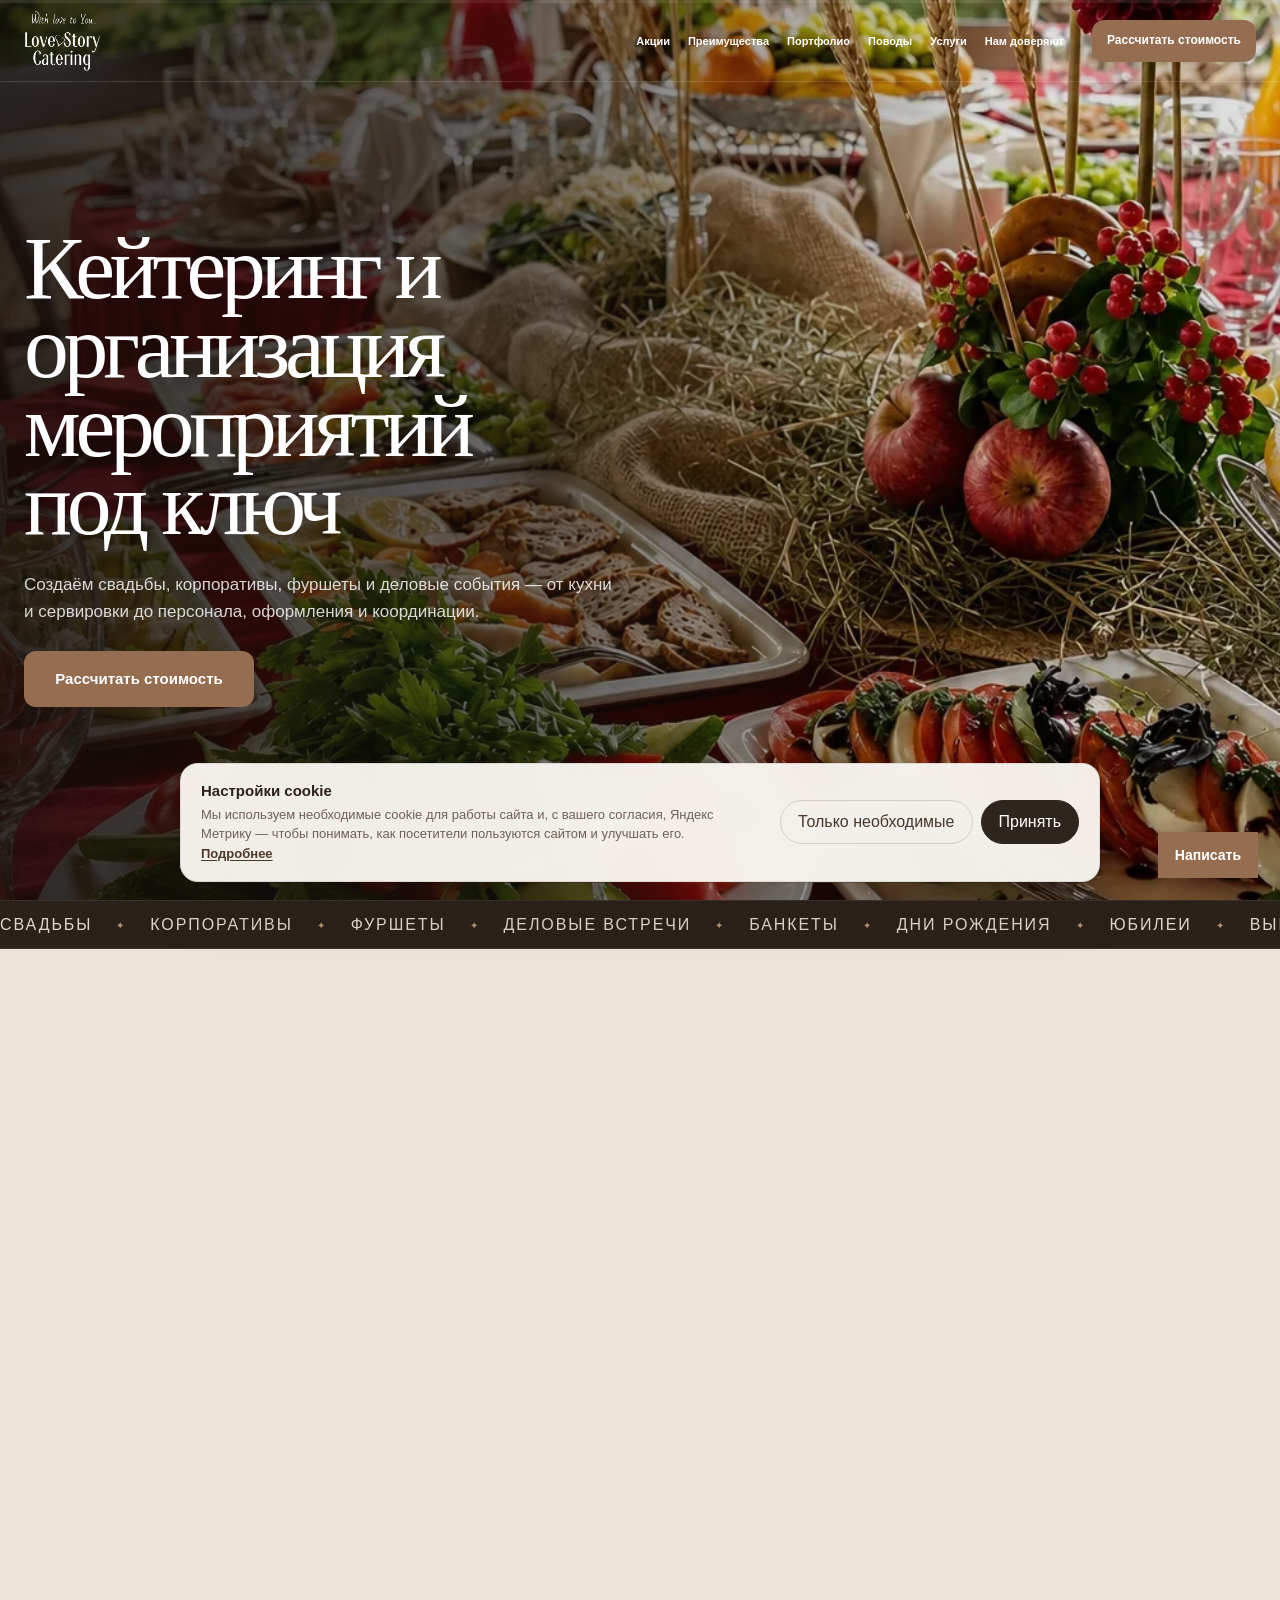
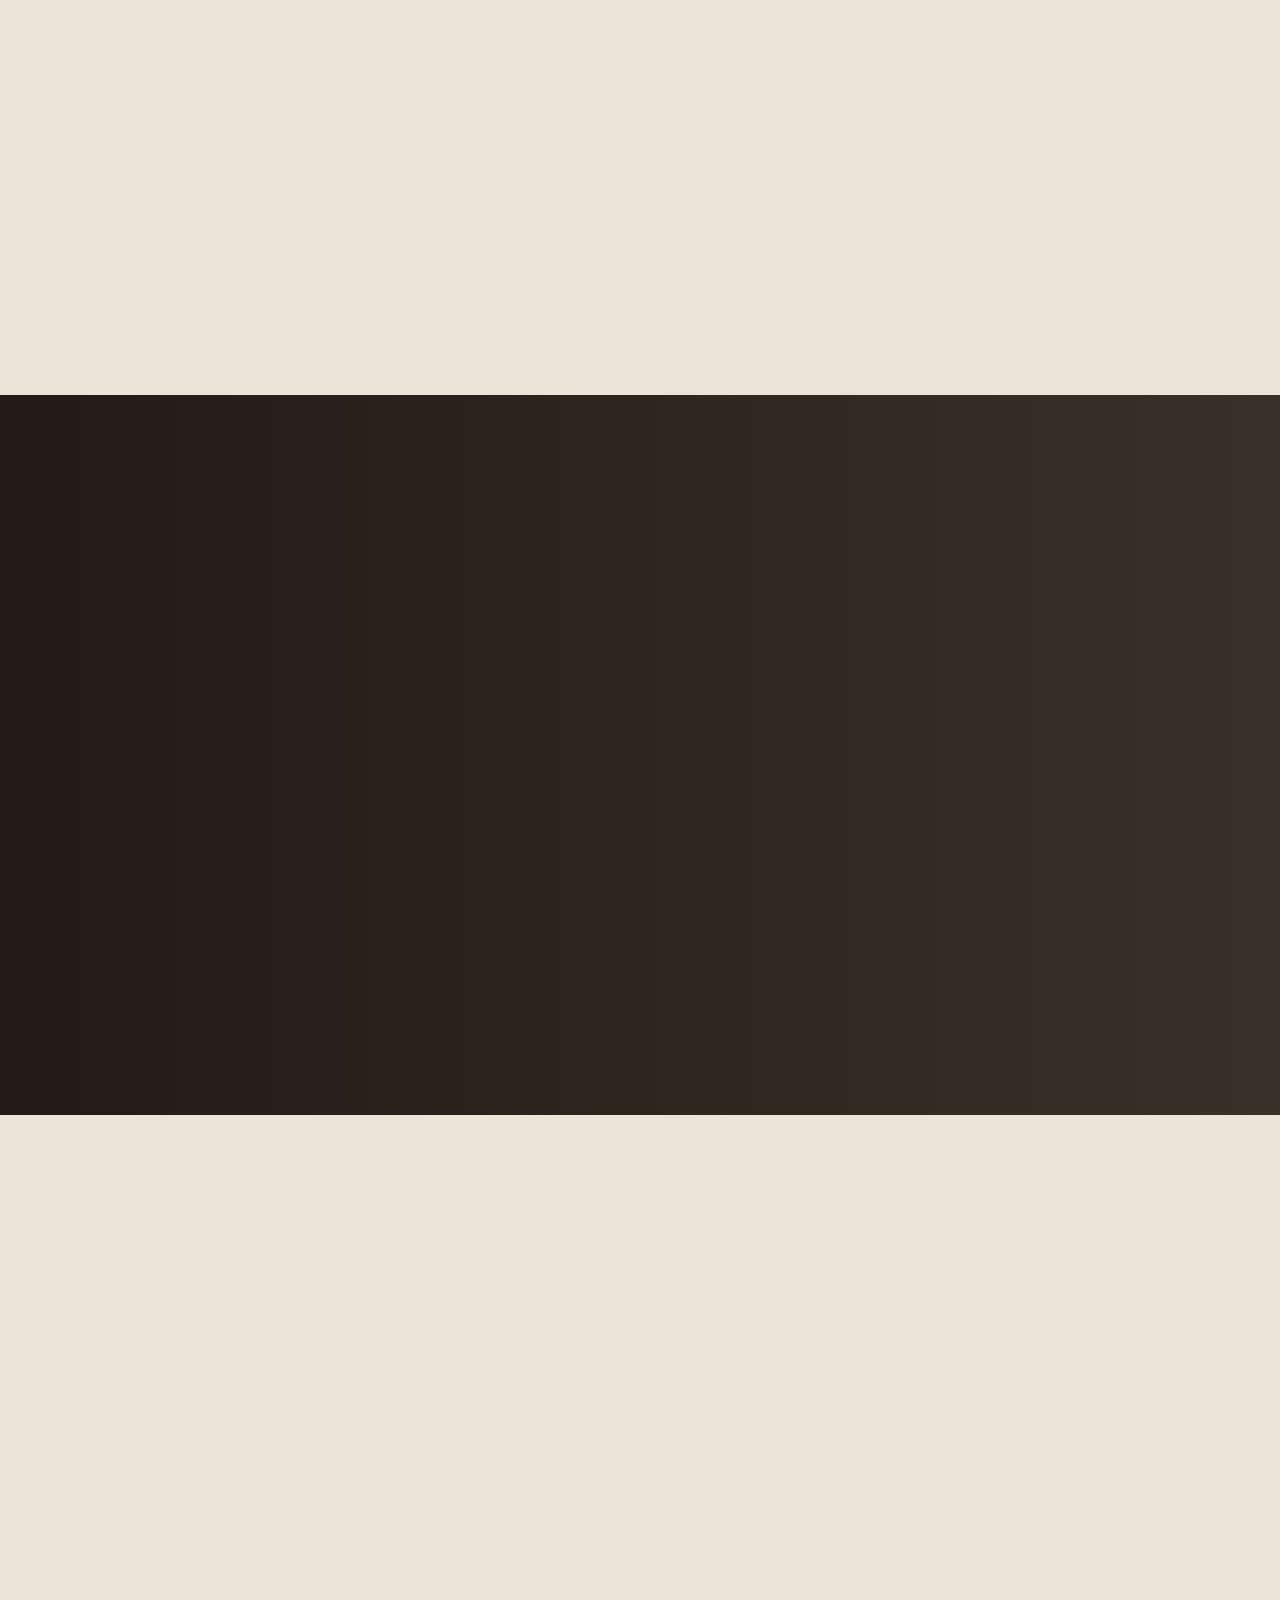
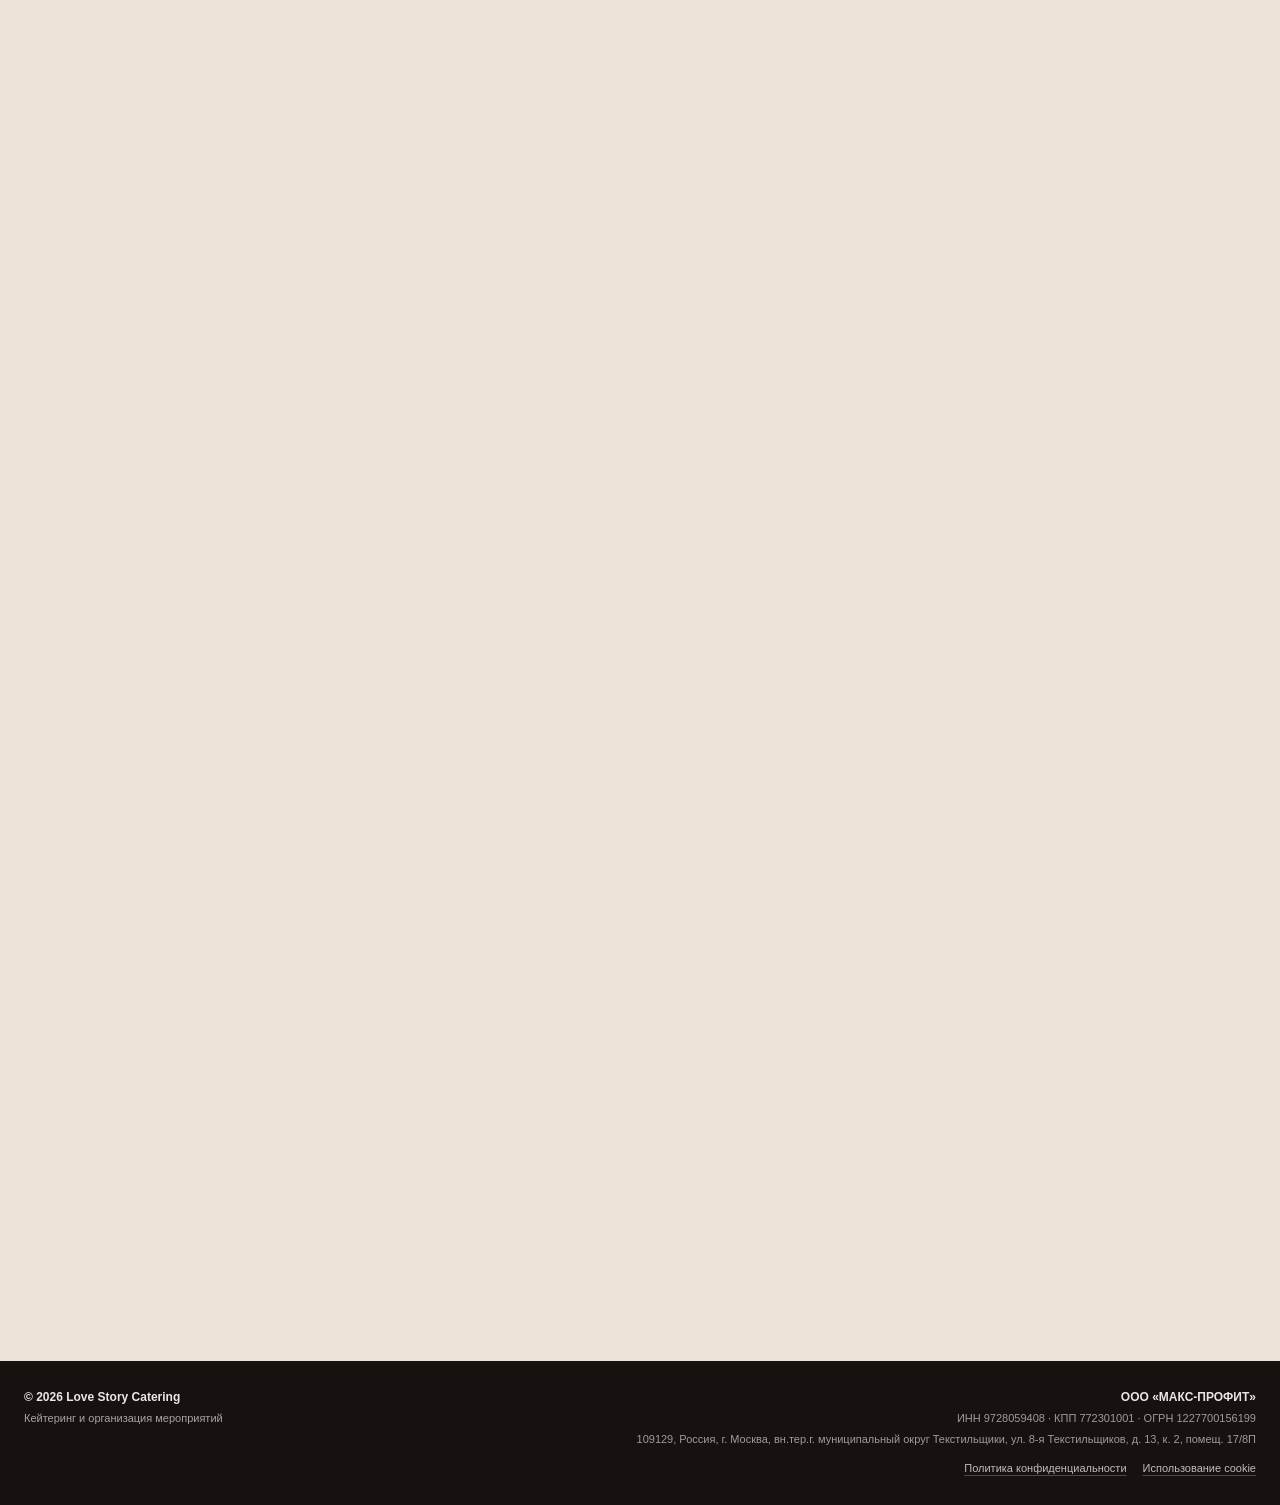
<file: index.html>
<!DOCTYPE html>

<html lang="ru">
<head>
<meta charset="utf-8"/>
<meta content="width=device-width, initial-scale=1, viewport-fit=cover" name="viewport"/>
<title>Love Story Catering — кейтеринг и организация мероприятий под ключ</title>
<meta content="Кейтеринг и организация мероприятий под ключ: меню, доставка, сервировка, персонал, оборудование и координация для свадеб, корпоративов, фуршетов и деловых событий." name="description"/>
<link href="https://lscate.ru/" rel="canonical"/>
<meta content="#201b18" name="theme-color"/>
<meta content="index,follow,max-image-preview:large" name="robots"/>
<meta content="ru_RU" property="og:locale"/>
<meta content="summary_large_image" name="twitter:card"/>
<meta content="Love Story Catering — кейтеринг и мероприятия под ключ" name="twitter:title"/>
<meta content="Свадьбы, корпоративы, фуршеты и деловые события — кухня, сервировка, персонал и координация." name="twitter:description"/>
<meta content="https://lscate.ru/assets/images/og-lscate.jpg" name="twitter:image"/>
<link href="//mc.yandex.ru" rel="dns-prefetch"/>
<link href="/favicon.ico?v=64" rel="icon" sizes="any"/>
<link href="/favicon-32.png?v=64" rel="icon" sizes="32x32" type="image/png"/>
<link href="/apple-touch-icon.png?v=64" rel="apple-touch-icon" sizes="180x180"/>
<link href="/site.webmanifest?v=64" rel="manifest"/>
<meta content="website" property="og:type"/>
<meta content="Love Story Catering — кейтеринг и мероприятия под ключ" property="og:title"/>
<meta content="Свадьбы, корпоративы, фуршеты и деловые события — кухня, сервировка, персонал и координация." property="og:description"/>
<meta content="https://lscate.ru/" property="og:url"/>
<meta content="https://lscate.ru/assets/images/og-lscate.jpg" property="og:image"/>
<meta content="1200" property="og:image:width"/>
<meta content="630" property="og:image:height"/>
<meta content="image/jpeg" property="og:image:type"/>
<meta content="Love Story Catering — кейтеринг и организация мероприятий" property="og:image:alt"/>
<link as="image" fetchpriority="high" href="assets/images/hero-01-430.webp" media="(max-width: 699px)" rel="preload" type="image/webp"/>
<link as="image" fetchpriority="high" href="assets/images/hero-01-768.webp" media="(min-width: 700px) and (max-width: 1023px)" rel="preload" type="image/webp"/>
<link as="image" fetchpriority="high" href="assets/images/hero-01-1024.webp" media="(min-width: 1024px)" rel="preload" type="image/webp"/>
<link href="css/style.css" rel="stylesheet"/>
<!-- Yandex Metrika is loaded only after analytics cookie consent -->
<script>
  window.LSCATE_COOKIE_CONSENT_KEY = 'lscate_cookie_consent_v1';
  window.loadLscateAnalytics = function () {
    if (window.__lscateAnalyticsLoaded) return;
    window.__lscateAnalyticsLoaded = true;
    (function(m,e,t,r,i,k,a){
      m[i]=m[i]||function(){(m[i].a=m[i].a||[]).push(arguments)};
      m[i].l=1*new Date();
      k=e.createElement(t),a=e.getElementsByTagName(t)[0],k.async=1,k.src=r,a.parentNode.insertBefore(k,a);
    })(window,document,'script','https://mc.yandex.ru/metrika/tag.js?id=111456931','ym');
    window.ym(111456931,'init',{ssr:true,webvisor:true,clickmap:true,ecommerce:'dataLayer',referrer:document.referrer,url:location.href,accurateTrackBounce:true,trackLinks:true});
  };
  try {
    if (localStorage.getItem(window.LSCATE_COOKIE_CONSENT_KEY) === 'accepted') {
      window.loadLscateAnalytics();
    }
  } catch (e) {}
</script>

<script type="application/ld+json">{"@context":"https://schema.org","@graph":[{"@type":"Organization","@id":"https://lscate.ru/#organization","name":"Love Story Catering","legalName":"ООО «МАКС-ПРОФИТ»","url":"https://lscate.ru/","logo":"https://lscate.ru/assets/images/brand-logo.png","email":"info@lscate.ru","telephone":["+7 495 118-03-03","+7 926 206-27-99"],"sameAs":["https://yandex.ru/maps/org/love_story_catering/238090767706/"]},{"@type":["LocalBusiness","Caterer"],"@id":"https://lscate.ru/#caterer","name":"Love Story Catering","url":"https://lscate.ru/","image":"https://lscate.ru/assets/images/og-lscate.jpg","email":"info@lscate.ru","telephone":"+7 495 118-03-03","parentOrganization":{"@id":"https://lscate.ru/#organization"},"address":{"@type":"PostalAddress","streetAddress":"ул. 8-я Текстильщиков, д. 13, к. 2, помещ. 17/8П","addressLocality":"Москва","postalCode":"109129","addressCountry":"RU"},"areaServed":[{"@type":"City","name":"Москва"},{"@type":"AdministrativeArea","name":"Московская область"}],"review":[{"@type":"Review","author":{"@type":"Person","name":"Олег Марковин"},"reviewBody":"Огромная благодарность Вячеславу и Дарье за предоставление площадки и команды по кейтерингу. Играли свадьбу 26.06.2026. Всё было на высшем уровне — от организации до человеческого отношения. Команде по кейтерингу отдельное спасибо за вкусный фуршет и банкет. Будем рекомендовать вас!","reviewRating":{"@type":"Rating","ratingValue":"5","bestRating":"5"}},{"@type":"Review","author":{"@type":"Person","name":"Сагида Яркаева"},"reviewBody":"Выбрали вас по рекомендации и не пожалели! Организация на 5+, официанты работают без суеты, еда на высоте.","reviewRating":{"@type":"Rating","ratingValue":"5","bestRating":"5"}},{"@type":"Review","author":{"@type":"Person","name":"Ярослав Яковлев"},"reviewBody":"Гендер-пати прошла идеально благодаря вам! Десерты в цветовой гамме праздника — это было очень мило. Всё привезли вовремя, оформили красиво.","reviewRating":{"@type":"Rating","ratingValue":"5","bestRating":"5"}}]},{"@type":"WebSite","@id":"https://lscate.ru/#website","url":"https://lscate.ru/","name":"Love Story Catering","publisher":{"@id":"https://lscate.ru/#organization"},"inLanguage":"ru-RU"},{"@type":"Service","@id":"https://lscate.ru/#service","name":"Кейтеринг и организация мероприятий под ключ","provider":{"@id":"https://lscate.ru/#caterer"},"areaServed":"Россия","offers":{"@type":"Offer","url":"https://lscate.ru/#request","availability":"https://schema.org/InStock","description":"Предварительный расчёт кейтеринга и организации мероприятия по заявке."},"hasOfferCatalog":{"@type":"OfferCatalog","name":"Форматы мероприятий","itemListElement":[{"@type":"Offer","itemOffered":{"@type":"Service","name":"Кейтеринг на свадьбу"}},{"@type":"Offer","itemOffered":{"@type":"Service","name":"Кейтеринг на корпоратив"}},{"@type":"Offer","itemOffered":{"@type":"Service","name":"Фуршет"}},{"@type":"Offer","itemOffered":{"@type":"Service","name":"Кейтеринг для деловой встречи"}},{"@type":"Offer","itemOffered":{"@type":"Service","name":"Выездной банкет"}}]}}]}</script></head>
<body>
<div aria-hidden="true" class="ls-scroll-progress"><span></span></div>
<noscript><div><img alt="" src="https://mc.yandex.ru/watch/111456931" style="position:absolute;left:-9999px"/></div></noscript>
<div id="ls-catering-site">
<div aria-hidden="true" class="ls-progress" id="lsProgress"></div>
<header class="ls-header" id="lsHeader">
<div class="ls-wrap ls-header-in">
<a aria-label="Love Story Catering — на главную" class="ls-logo" href="#lsTop">
<img alt="Love Story Catering" height="144" src="assets/images/brand-logo.webp" width="172"/>
</a>
<nav aria-label="Основная навигация" class="ls-nav" id="lsNav">
<a href="#offers">Акции</a>
<a href="#advantages">Преимущества</a>
<a href="#portfolio">Портфолио</a>
<a href="#occasions">Поводы</a>
<a href="#services">Услуги</a>
<a href="#trust">Нам доверяют</a>

<div class="ls-nav-mobile-actions">
<a class="ls-nav-action js-goal-phone" href="tel:+74951180303">8 (495) 118-03-03</a>
<a class="ls-nav-action js-goal-whatsapp" href="https://wa.me/79262062799" rel="noopener" target="_blank">WhatsApp</a>
</div>
</nav>
<div class="ls-head-right">
<button class="ls-btn ls-header-cta js-open-form" type="button">Рассчитать стоимость</button>
<button aria-controls="lsNav" aria-expanded="false" aria-label="Открыть меню" class="ls-menu" id="lsMenu" type="button">
<span></span><span></span><span></span>
</button>
</div>
</div>
</header>
<main>
<section aria-labelledby="hero-title" class="ls-hero" id="lsTop">
<div aria-hidden="true" class="ls-hero-bg one active"></div>
<div aria-hidden="true" class="ls-hero-bg two"></div>
<div aria-hidden="true" class="ls-hero-overlay"></div>
<div class="ls-wrap">
<div class="ls-hero-copy">
<h1 id="hero-title">Кейтеринг и организация мероприятий под ключ</h1>
<p>Создаём свадьбы, корпоративы, фуршеты и деловые события — от кухни и сервировки до персонала, оформления и координации.</p>
<button class="ls-btn ls-hero-cta js-open-form" type="button">Рассчитать стоимость</button>
</div>
</div>
<div aria-label="Слайды главного экрана" class="ls-hero-dots">
<button aria-label="Первое фото" class="ls-hero-dot active" type="button"></button>
<button aria-label="Второе фото" class="ls-hero-dot" type="button"></button>
</div>
</section>
<div aria-hidden="true" class="ls-format-ribbon">
<div class="ls-format-track">
<span>Свадьбы</span><i>✦</i><span>Корпоративы</span><i>✦</i><span>Фуршеты</span><i>✦</i><span>Деловые встречи</span><i>✦</i><span>Банкеты</span><i>✦</i><span>Дни рождения</span><i>✦</i><span>Юбилеи</span><i>✦</i><span>Выпускные</span><i>✦</i><span>Презентации</span><i>✦</i><span>Кофе-брейки</span><i>✦</i>
<span>Свадьбы</span><i>✦</i><span>Корпоративы</span><i>✦</i><span>Фуршеты</span><i>✦</i><span>Деловые встречи</span><i>✦</i><span>Банкеты</span><i>✦</i><span>Дни рождения</span><i>✦</i><span>Юбилеи</span><i>✦</i><span>Выпускные</span><i>✦</i><span>Презентации</span><i>✦</i><span>Кофе-брейки</span><i>✦</i>
</div>
</div>
<section class="ls-section ls-offers" id="offers">
<div class="ls-wrap">
<div class="ls-offer-head reveal">
<div>
<div class="ls-kicker">Специальные предложения</div>
<h2 class="ls-h2">Забронируйте специальные предложения</h2>
</div>
<p class="ls-copy">Выберите предложение и оставьте заявку — мы уточним формат мероприятия и условия бронирования.</p>
</div>
<div class="ls-offers-grid">
<article class="ls-offer reveal">
<img alt="Слайсы гребешка с клубникой Love Story Catering" class="ls-progressive-img" decoding="async" fetchpriority="low" height="1153" loading="lazy" sizes="(max-width: 767px) 100vw, 34vw" src="assets/images/offer-scallops-768.webp" srcset="assets/images/offer-scallops-430.webp 430w, assets/images/offer-scallops-768.webp 768w, assets/images/offer-scallops-866.webp 866w" width="768"/>
<div class="ls-offer-content">
<h3>Слайсы нежнейшего гребешка и спелой клубники</h3>
<div class="ls-price"><span class="ls-old">410 ₽</span><span class="ls-new">99 ₽</span></div>
<button class="ls-btn light js-open-form js-goal-promo" type="button">Оставить заявку</button>
</div>
</article>
<article class="ls-offer reveal" data-delay="1">
<img alt="Банкетное меню Love Story Catering" class="ls-progressive-img" decoding="async" fetchpriority="low" height="575" loading="lazy" sizes="(max-width: 767px) 100vw, 34vw" src="assets/images/offer-banquet-768.webp" srcset="assets/images/offer-banquet-430.webp 430w, assets/images/offer-banquet-768.webp 768w, assets/images/offer-banquet-1280.webp 1280w" width="768"/>
<div class="ls-offer-content">
<h3>Специальное предложение на любое банкетное меню</h3>
<p class="ls-offer-note">Условия акции уточним при расчёте мероприятия.</p>
<button class="ls-btn light js-open-form js-goal-promo" type="button">Оставить заявку</button>
</div>
</article>
<article class="ls-offer reveal" data-delay="2">
<img alt="Брускетта с ростбифом и печёным перцем" class="ls-progressive-img" decoding="async" fetchpriority="low" height="1152" loading="lazy" sizes="(max-width: 767px) 100vw, 34vw" src="assets/images/offer-bruschetta-768.webp" srcset="assets/images/offer-bruschetta-430.webp 430w, assets/images/offer-bruschetta-768.webp 768w, assets/images/offer-bruschetta-853.webp 853w" width="768"/>
<div class="ls-offer-content">
<h3>Брускетта с ростбифом и печёным перцем</h3>
<div class="ls-price"><span class="ls-old">310 ₽</span><span class="ls-new">89 ₽</span></div>
<button class="ls-btn light js-open-form js-goal-promo" type="button">Оставить заявку</button>
</div>
</article>
</div>
</div>
</section>
<section class="ls-section ls-tasting" data-bg="assets/images/portfolio-02-1086.webp" id="tasting">
<div class="ls-wrap">
<div class="ls-tasting-card ls-tasting-slide">
<div class="ls-kicker">До мероприятия</div>
<h2 class="ls-h2">Бесплатная дегустация</h2>
<p class="ls-copy">Попробуйте наши блюда до мероприятия. Мы подберём подходящее меню и проведём дегустацию бесплатно, чтобы вы заранее были уверены в своём выборе.</p>
<button class="ls-btn light js-open-form js-goal-tasting" type="button">Записаться на дегустацию</button>
</div>
</div>
</section>
<section aria-labelledby="storyline-title" class="ls-section ls-storyline" id="storyline">
<div class="ls-wrap">
<div class="ls-storyline-head reveal">
<div class="ls-kicker">От идеи до события</div>
<h2 class="ls-h2" id="storyline-title">Как рождается ваше мероприятие</h2>
<p class="ls-copy">Мы превращаем идею в цельную историю — спокойно, точно и с вниманием к деталям.</p>
</div>
<div class="ls-storyline-scene">
<svg aria-hidden="true" class="ls-storyline-path" preserveaspectratio="none" viewbox="0 0 1200 360">
<path class="ls-storyline-path-base" d="M30,230 C180,70 330,80 450,190 C570,300 720,310 840,175 C960,40 1080,95 1170,210"></path>
<path class="ls-storyline-path-live" d="M30,230 C180,70 330,80 450,190 C570,300 720,310 840,175 C960,40 1080,95 1170,210" id="lsStoryPath"></path>
</svg>
<article class="ls-story-node ls-story-node--1 reveal">
<div class="ls-story-dot"><span>01</span></div>
<div class="ls-story-card">
<strong>Идея</strong>
<p>Вы рассказываете о событии, гостях и настроении, которое хотите создать.</p>
</div>
</article>
<article class="ls-story-node ls-story-node--2 reveal" data-delay="1">
<div class="ls-story-dot"><span>02</span></div>
<div class="ls-story-card">
<strong>Меню</strong>
<p>Собираем блюда и формат подачи под бюджет, площадку и состав гостей.</p>
</div>
</article>
<article class="ls-story-node ls-story-node--3 reveal" data-delay="2">
<div class="ls-story-dot"><span>03</span></div>
<div class="ls-story-card">
<strong>Подготовка</strong>
<p>Сервировка, персонал, оборудование и тайминг объединяются в один сценарий.</p>
</div>
</article>
<article class="ls-story-node ls-story-node--4 reveal">
<div class="ls-story-dot"><span>04</span></div>
<div class="ls-story-card">
<strong>Событие</strong>
<p>В день мероприятия команда берёт всё на себя — вам остаётся быть с гостями.</p>
</div>
</article>
</div>
</div>
</section>
<section class="ls-section ls-advantages-v8" id="advantages">
<div class="ls-wrap">
<div class="ls-v8-head reveal">
<div>
<div class="ls-kicker">Почему выбирают нас</div>
<h2 class="ls-h2">Наши преимущества</h2>
</div>
<button class="ls-btn js-open-form" type="button">Оставить заявку</button>
</div>
<div class="ls-v8-columns ls-v8-columns-5 ls-v8-photo-columns">
<article class="ls-v8-column ls-v8-photo-card reveal"><img alt="Организация Под Ключ — Love Story Catering" class="ls-v8-bg ls-progressive-img" decoding="async" fetchpriority="low" height="793" loading="lazy" sizes="(max-width: 767px) 100vw, 20vw" src="assets/images/advantage-01-396.webp" srcset="assets/images/advantage-01-396.webp 396w" width="396"/><div class="ls-v8-photo-overlay"></div><div class="ls-v8-photo-content"><h3>ОРГАНИЗАЦИЯ<br/>ПОД КЛЮЧ</h3><p>Меню, доставка, сервировка, персонал и обслуживание — всё берем на себя.</p></div></article>
<article class="ls-v8-column ls-v8-photo-card reveal" data-delay="1"><img alt="Точно Ко Времени — Love Story Catering" class="ls-v8-bg ls-progressive-img" decoding="async" fetchpriority="low" height="793" loading="lazy" sizes="(max-width: 767px) 100vw, 20vw" src="assets/images/advantage-02-396.webp" srcset="assets/images/advantage-02-396.webp 396w" width="396"/><div class="ls-v8-photo-overlay"></div><div class="ls-v8-photo-content"><h3>ТОЧНО<br/>КО ВРЕМЕНИ</h3><p>Привозим и готовим площадку к согласованному времени, без задержек.</p></div></article>
<article class="ls-v8-column ls-v8-photo-card reveal" data-delay="2"><img alt="Свежие Продукты — Love Story Catering" class="ls-v8-bg ls-progressive-img" decoding="async" fetchpriority="low" height="793" loading="lazy" sizes="(max-width: 767px) 100vw, 20vw" src="assets/images/advantage-03-396.webp" srcset="assets/images/advantage-03-396.webp 396w" width="396"/><div class="ls-v8-photo-overlay"></div><div class="ls-v8-photo-content"><h3>СВЕЖИЕ<br/>ПРОДУКТЫ</h3><p>Готовим специально к мероприятию и контролируем качество каждого блюда.</p></div></article>
<article class="ls-v8-column ls-v8-photo-card reveal"><img alt="Меню Под Ваш Бюджет — Love Story Catering" class="ls-v8-bg ls-progressive-img" decoding="async" fetchpriority="low" height="793" loading="lazy" sizes="(max-width: 767px) 100vw, 20vw" src="assets/images/advantage-04-396.webp" srcset="assets/images/advantage-04-396.webp 396w" width="396"/><div class="ls-v8-photo-overlay"></div><div class="ls-v8-photo-content"><h3>МЕНЮ ПОД<br/>ВАШ БЮДЖЕТ</h3><p>Подбираем оптимальный формат и блюда без лишних расходов и скрытых доплат.</p></div></article>
<article class="ls-v8-column ls-v8-photo-card reveal" data-delay="1"><img alt="Опытная Команда — Love Story Catering" class="ls-v8-bg ls-progressive-img" decoding="async" fetchpriority="low" height="793" loading="lazy" sizes="(max-width: 767px) 100vw, 20vw" src="assets/images/advantage-05-399.webp" srcset="assets/images/advantage-05-399.webp 399w" width="399"/><div class="ls-v8-photo-overlay"></div><div class="ls-v8-photo-content"><h3>ОПЫТНАЯ<br/>КОМАНДА</h3><p>Организуем свадьбы, корпоративы, фуршеты и деловые встречи без накладок.</p></div></article>
</div>
</div>
</section>
<section class="ls-section ls-portfolio" id="portfolio">
<div class="ls-wrap">
<div class="ls-kicker">Наши работы</div>
<h2 class="ls-h2">Портфолио</h2>
<div class="ls-gallery ls-gallery-new" id="portfolioGallery">
<button class="ls-gallery-item ls-gallery-feature" data-lightbox="assets/images/portfolio-new-01-1280.webp" type="button"><img alt="Фуршет Love Story Catering" class="ls-progressive-img" decoding="async" fetchpriority="low" height="322" loading="lazy" sizes="(max-width: 699px) 100vw, 50vw" src="assets/images/portfolio-new-01-430.webp" srcset="assets/images/portfolio-new-01-430.webp 430w, assets/images/portfolio-new-01-768.webp 768w, assets/images/portfolio-new-01-1280.webp 1280w" width="430"/></button>
<button class="ls-gallery-item" data-lightbox="assets/images/portfolio-new-19-1200.webp" type="button"><img alt="Гости наслаждаются кейтерингом Love Story Catering" class="ls-progressive-img" decoding="async" fetchpriority="low" height="645" loading="lazy" sizes="(max-width: 699px) 100vw, 50vw" src="assets/images/portfolio-new-19-430.webp" srcset="assets/images/portfolio-new-19-430.webp 430w, assets/images/portfolio-new-19-768.webp 768w, assets/images/portfolio-new-19-1200.webp 1200w" width="430"/></button>
<button class="ls-gallery-item" data-lightbox="assets/images/portfolio-new-02-1248.webp" type="button"><img alt="Выездной банкет Love Story Catering" class="ls-progressive-img" decoding="async" fetchpriority="low" height="287" loading="lazy" sizes="(max-width: 699px) 100vw, 50vw" src="assets/images/portfolio-new-02-430.webp" srcset="assets/images/portfolio-new-02-430.webp 430w, assets/images/portfolio-new-02-768.webp 768w, assets/images/portfolio-new-02-1248.webp 1248w" width="430"/></button>
<button class="ls-gallery-item" data-lightbox="assets/images/portfolio-new-03-1280.webp" type="button"><img alt="Закуски на выездном мероприятии" class="ls-progressive-img" decoding="async" fetchpriority="low" height="322" loading="lazy" sizes="(max-width: 699px) 100vw, 50vw" src="assets/images/portfolio-new-03-430.webp" srcset="assets/images/portfolio-new-03-430.webp 430w, assets/images/portfolio-new-03-768.webp 768w, assets/images/portfolio-new-03-1280.webp 1280w" width="430"/></button>
<button class="ls-gallery-item" data-lightbox="assets/images/portfolio-new-04-960.webp" type="button"><img alt="Организация свадьбы в Москве" class="ls-progressive-img" decoding="async" fetchpriority="low" height="573" loading="lazy" sizes="(max-width: 699px) 100vw, 50vw" src="assets/images/portfolio-new-04-430.webp" srcset="assets/images/portfolio-new-04-430.webp 430w, assets/images/portfolio-new-04-768.webp 768w, assets/images/portfolio-new-04-960.webp 960w" width="430"/></button>
<button class="ls-gallery-item" data-lightbox="assets/images/portfolio-new-05-1280.webp" type="button"><img alt="Банкетная подача Love Story Catering" class="ls-progressive-img" decoding="async" fetchpriority="low" height="322" loading="lazy" sizes="(max-width: 699px) 100vw, 50vw" src="assets/images/portfolio-new-05-430.webp" srcset="assets/images/portfolio-new-05-430.webp 430w, assets/images/portfolio-new-05-768.webp 768w, assets/images/portfolio-new-05-1280.webp 1280w" width="430"/></button>
<button class="ls-gallery-item ls-gallery-accent" data-lightbox="assets/images/portfolio-new-06-1280.webp" type="button"><img alt="Бар на мероприятии Love Story Catering" class="ls-progressive-img" decoding="async" fetchpriority="low" height="322" loading="lazy" sizes="(max-width: 699px) 100vw, 50vw" src="assets/images/portfolio-new-06-430.webp" srcset="assets/images/portfolio-new-06-430.webp 430w, assets/images/portfolio-new-06-768.webp 768w, assets/images/portfolio-new-06-1280.webp 1280w" width="430"/></button>
<button class="ls-gallery-item" data-lightbox="assets/images/portfolio-new-08-960.webp" type="button"><img alt="Сервировка банкетного стола" class="ls-progressive-img" decoding="async" fetchpriority="low" height="573" loading="lazy" sizes="(max-width: 699px) 100vw, 50vw" src="assets/images/portfolio-new-08-430.webp" srcset="assets/images/portfolio-new-08-430.webp 430w, assets/images/portfolio-new-08-768.webp 768w, assets/images/portfolio-new-08-960.webp 960w" width="430"/></button>
<button class="ls-gallery-item" data-lightbox="assets/images/portfolio-new-09-959.webp" type="button"><img alt="Фуршетная линия Love Story Catering" class="ls-progressive-img" decoding="async" fetchpriority="low" height="574" loading="lazy" sizes="(max-width: 699px) 100vw, 50vw" src="assets/images/portfolio-new-09-430.webp" srcset="assets/images/portfolio-new-09-430.webp 430w, assets/images/portfolio-new-09-768.webp 768w, assets/images/portfolio-new-09-959.webp 959w" width="430"/></button>
<button class="ls-gallery-item" data-lightbox="assets/images/portfolio-new-10-677.webp" type="button"><img alt="Кейтеринг и приготовление блюд" class="ls-progressive-img" decoding="async" fetchpriority="low" height="704" loading="lazy" sizes="(max-width: 699px) 100vw, 50vw" src="assets/images/portfolio-new-10-430.webp" srcset="assets/images/portfolio-new-10-430.webp 430w, assets/images/portfolio-new-10-677.webp 677w" width="430"/></button>
<button class="ls-gallery-item" data-lightbox="assets/images/portfolio-new-12-1280.webp" type="button"><img alt="Пирамида бокалов на свадьбе" class="ls-progressive-img" decoding="async" fetchpriority="low" height="287" loading="lazy" sizes="(max-width: 699px) 100vw, 50vw" src="assets/images/portfolio-new-12-430.webp" srcset="assets/images/portfolio-new-12-430.webp 430w, assets/images/portfolio-new-12-768.webp 768w, assets/images/portfolio-new-12-1280.webp 1280w" width="430"/></button>
<button class="ls-gallery-item" data-lightbox="assets/images/portfolio-new-13-1086.webp" type="button"><img alt="Кейтеринг на загородном мероприятии" class="ls-progressive-img" decoding="async" fetchpriority="low" height="573" loading="lazy" sizes="(max-width: 699px) 100vw, 50vw" src="assets/images/portfolio-new-13-430.webp" srcset="assets/images/portfolio-new-13-430.webp 430w, assets/images/portfolio-new-13-768.webp 768w, assets/images/portfolio-new-13-1086.webp 1086w" width="430"/></button>
<button class="ls-gallery-item" data-lightbox="assets/images/portfolio-new-14-1280.webp" type="button"><img alt="Фуршетная сервировка и закуски" class="ls-progressive-img" decoding="async" fetchpriority="low" height="322" loading="lazy" sizes="(max-width: 699px) 100vw, 50vw" src="assets/images/portfolio-new-14-430.webp" srcset="assets/images/portfolio-new-14-430.webp 430w, assets/images/portfolio-new-14-768.webp 768w, assets/images/portfolio-new-14-1280.webp 1280w" width="430"/></button>
<button class="ls-gallery-item" data-lightbox="assets/images/portfolio-new-15-1086.webp" type="button"><img alt="Банкетный стол Love Story Catering" class="ls-progressive-img" decoding="async" fetchpriority="low" height="573" loading="lazy" sizes="(max-width: 699px) 100vw, 50vw" src="assets/images/portfolio-new-15-430.webp" srcset="assets/images/portfolio-new-15-430.webp 430w, assets/images/portfolio-new-15-768.webp 768w, assets/images/portfolio-new-15-1086.webp 1086w" width="430"/></button>
<button class="ls-gallery-item" data-lightbox="assets/images/portfolio-new-16-1086.webp" type="button"><img alt="Праздничный фуршет Love Story Catering" class="ls-progressive-img" decoding="async" fetchpriority="low" height="573" loading="lazy" sizes="(max-width: 699px) 100vw, 50vw" src="assets/images/portfolio-new-16-430.webp" srcset="assets/images/portfolio-new-16-430.webp 430w, assets/images/portfolio-new-16-768.webp 768w, assets/images/portfolio-new-16-1086.webp 1086w" width="430"/></button>
<button class="ls-gallery-item" data-lightbox="assets/images/portfolio-new-17-1086.webp" type="button"><img alt="Кейтеринг на открытом воздухе" class="ls-progressive-img" decoding="async" fetchpriority="low" height="573" loading="lazy" sizes="(max-width: 699px) 100vw, 50vw" src="assets/images/portfolio-new-17-430.webp" srcset="assets/images/portfolio-new-17-430.webp 430w, assets/images/portfolio-new-17-768.webp 768w, assets/images/portfolio-new-17-1086.webp 1086w" width="430"/></button>
<button class="ls-gallery-item" data-lightbox="assets/images/portfolio-new-18-960.webp" type="button"><img alt="Сервировка выездного банкета" class="ls-progressive-img" decoding="async" fetchpriority="low" height="573" loading="lazy" sizes="(max-width: 699px) 100vw, 50vw" src="assets/images/portfolio-new-18-430.webp" srcset="assets/images/portfolio-new-18-430.webp 430w, assets/images/portfolio-new-18-768.webp 768w, assets/images/portfolio-new-18-960.webp 960w" width="430"/></button>
</div>
</div>
</section>
<section class="ls-section ls-occasions" id="occasions">
<div class="ls-wrap">
<div class="ls-occasions-head reveal">
<div class="ls-kicker">Форматы</div>
<h2 class="ls-h2">Поводы, которые мы организуем</h2>
<p class="ls-copy">Подберём формат, меню и оформление под ваше событие. Возьмём на себя организацию кейтеринга, чтобы вам осталось только наслаждаться мероприятием.</p>
</div>
<div class="ls-occasion-grid">
<article class="ls-occ reveal"><img alt="Организация свадьбы в Москве" class="ls-progressive-img" decoding="async" fetchpriority="low" height="1024" loading="lazy" sizes="(max-width:767px) 100vw, 25vw" src="assets/images/portfolio-10-768.webp" srcset="assets/images/portfolio-10-430.webp 430w, assets/images/portfolio-10-768.webp 768w, assets/images/portfolio-10-960.webp 960w" width="768"/><div class="ls-occ-copy"><h3>Свадьба</h3><p>Особенный день, в котором всё продумано до деталей.</p></div></article>
<article class="ls-occ reveal" data-delay="1"><img alt="Корпоративный кейтеринг Love Story Catering" class="ls-progressive-img" decoding="async" fetchpriority="low" height="1024" loading="lazy" sizes="(max-width:767px) 100vw, 25vw" src="assets/images/portfolio-09-768.webp" srcset="assets/images/portfolio-09-430.webp 430w, assets/images/portfolio-09-768.webp 768w, assets/images/portfolio-09-1086.webp 1086w" width="768"/><div class="ls-occ-copy"><h3>Корпоратив</h3><p>Кейтеринг и сервис для команды, клиентов и партнёров.</p></div></article>
<article class="ls-occ reveal" data-delay="2"><img alt="Фуршет Love Story Catering" class="ls-progressive-img" decoding="async" fetchpriority="low" height="1024" loading="lazy" sizes="(max-width:767px) 100vw, 25vw" src="assets/images/portfolio-05-768.webp" srcset="assets/images/portfolio-05-430.webp 430w, assets/images/portfolio-05-768.webp 768w, assets/images/portfolio-05-1086.webp 1086w" width="768"/><div class="ls-occ-copy"><h3>Фуршет</h3><p>Лёгкий формат, эффектная подача и свободное общение гостей.</p></div></article>
<article class="ls-occ reveal" data-delay="3"><img alt="Кейтеринг для деловой встречи" class="ls-progressive-img" decoding="async" fetchpriority="low" height="512" loading="lazy" sizes="(max-width:767px) 100vw, 25vw" src="assets/images/occasion-business-768.webp" srcset="assets/images/occasion-business-430.webp 430w, assets/images/occasion-business-768.webp 768w, assets/images/occasion-business-1200.webp 1200w" width="768"/><div class="ls-occ-copy"><h3>Деловая встреча</h3><p>Сдержанная подача и безупречный сервис для делового события.</p></div></article>
</div>
</div>
</section>
<section class="ls-section ls-services-v8" id="services">
<div class="ls-wrap">
<div class="ls-v8-head reveal">
<div><div class="ls-kicker">Полный сервис</div><h2 class="ls-h2">Всё для мероприятия —<br/>в одном месте</h2></div>
</div>
<div class="ls-v8-columns ls-v8-columns-5 ls-v8-photo-columns ls-service-photo-columns">
<article class="ls-v8-column ls-v8-photo-card ls-service-photo-card reveal"><img alt="Площадка для мероприятия Love Story Catering" class="ls-v8-bg ls-progressive-img" decoding="async" fetchpriority="low" height="576" loading="lazy" sizes="(max-width: 767px) 100vw, 20vw" src="assets/images/service-place-768.webp" srcset="assets/images/service-place-430.webp 430w, assets/images/service-place-768.webp 768w, assets/images/service-place-1280.webp 1280w" width="768"/><div class="ls-v8-photo-overlay"></div><div class="ls-v8-photo-content"><h3>ПЛОЩАДКА</h3><p>Поможем подобрать подходящую площадку под формат и количество гостей.</p></div></article>
<article class="ls-v8-column ls-v8-photo-card ls-service-photo-card reveal" data-delay="1"><img alt="Персонал Love Story Catering" class="ls-v8-bg ls-progressive-img" decoding="async" fetchpriority="low" height="1024" loading="lazy" sizes="(max-width: 767px) 100vw, 20vw" src="assets/images/service-staff-768.webp" srcset="assets/images/service-staff-430.webp 430w, assets/images/service-staff-768.webp 768w, assets/images/service-staff-1086.webp 1086w" width="768"/><div class="ls-v8-photo-overlay"></div><div class="ls-v8-photo-content"><h3>ПЕРСОНАЛ</h3><p>Официанты, бармены и команда для качественного обслуживания вашего события.</p></div></article>
<article class="ls-v8-column ls-v8-photo-card ls-service-photo-card reveal" data-delay="2"><img alt="Посуда и сервировка Love Story Catering" class="ls-v8-bg ls-progressive-img" decoding="async" fetchpriority="low" height="1152" loading="lazy" sizes="(max-width: 767px) 100vw, 20vw" src="assets/images/service-tableware-768.webp" srcset="assets/images/service-tableware-430.webp 430w, assets/images/service-tableware-768.webp 768w, assets/images/service-tableware-1024.webp 1024w" width="768"/><div class="ls-v8-photo-overlay"></div><div class="ls-v8-photo-content"><h3>ПОСУДА И<br/>СЕРВИРОВКА</h3><p>Тарелки, бокалы, приборы, текстиль и всё необходимое для красивой подачи.</p></div></article>
<article class="ls-v8-column ls-v8-photo-card ls-service-photo-card reveal"><img alt="Мебель и оборудование для мероприятия" class="ls-v8-bg ls-progressive-img" decoding="async" fetchpriority="low" height="960" loading="lazy" sizes="(max-width: 767px) 100vw, 20vw" src="assets/images/service-equipment-768.webp" srcset="assets/images/service-equipment-430.webp 430w, assets/images/service-equipment-768.webp 768w, assets/images/service-equipment-1122.webp 1122w" width="768"/><div class="ls-v8-photo-overlay"></div><div class="ls-v8-photo-content"><h3>МЕБЕЛЬ И<br/>ОБОРУДОВАНИЕ</h3><p>Столы, стулья, фуршетные линии и дополнительное оборудование для площадки.</p></div></article>
<article class="ls-v8-column ls-v8-photo-card ls-service-photo-card reveal" data-delay="1"><img alt="Оформление мероприятия Love Story Catering" class="ls-v8-bg ls-progressive-img" decoding="async" fetchpriority="low" height="1152" loading="lazy" sizes="(max-width: 767px) 100vw, 20vw" src="assets/images/service-decor-768.webp" srcset="assets/images/service-decor-430.webp 430w, assets/images/service-decor-768.webp 768w, assets/images/service-decor-1024.webp 1024w" width="768"/><div class="ls-v8-photo-overlay"></div><div class="ls-v8-photo-content"><h3>ОФОРМЛЕНИЕ</h3><p>Поможем создать единый стиль мероприятия и подготовить пространство к приезду гостей.</p></div></article>
</div>
</div>
</section>
<section class="ls-section ls-reviews" id="reviews">
<div class="ls-wrap">
<div class="ls-reviews-title reveal">
<div class="ls-kicker">Отзывы гостей</div>
<h2 class="ls-h2">Отзывы</h2>
</div>
<div class="ls-reviews-collage">
<div class="ls-review-col ls-review-col--left">
<article class="ls-review-float text-card reveal offset-sm" style="--float-duration:7.2s;--float-delay:0s">
<div class="ls-review-cloud ls-review-cloud--solo">
<div class="ls-review-meta">★★★★★ <span>Яндекс Карты</span></div>
<p>Огромная благодарность Вячеславу и Дарье за предоставление площадки и команды по кейтерингу. Играли свадьбу 26.06.2026. Всё было на высшем уровне — от организации до человеческого отношения. Команде по кейтерингу отдельное спасибо за вкусный фуршет и банкет. Будем рекомендовать вас!</p>
<div class="ls-review-author">Олег Марковин</div>
</div>
</article>
<article class="ls-review-float text-card reveal offset-md" data-delay="1" style="--float-duration:8.4s;--float-delay:1.2s">
<div class="ls-review-cloud ls-review-cloud--solo">
<div class="ls-review-meta">★★★★★ <span>Яндекс Карты</span></div>
<p>Выбрали вас по рекомендации и не пожалели! Организация на 5+, официанты работают без суеты, еда на высоте.</p>
<div class="ls-review-author">Сагида Яркаева</div>
</div>
</article>
<article class="ls-review-float text-card reveal offset-xs" data-delay="2" style="--float-duration:7.8s;--float-delay:.8s">
<div class="ls-review-cloud ls-review-cloud--solo">
<div class="ls-review-meta">★★★★★ <span>Яндекс Карты</span></div>
<p>Гендер-пати прошла идеально благодаря вам! Десерты в цветовой гамме праздника — это было очень мило. Всё привезли вовремя, оформили красиво.</p>
<div class="ls-review-author">Ярослав Яковлев</div>
</div>
</article>
</div>
<div class="ls-review-col ls-review-col--center">
<article class="ls-review-float text-card reveal offset-lg" data-delay="1" style="--float-duration:8.8s;--float-delay:.5s">
<div class="ls-review-cloud ls-review-cloud--solo">
<div class="ls-review-meta">★★★★★ <span>Яндекс Карты</span></div>
<p>Заказывали выпускной — всё прошло на высшем уровне: милые официанты, вкусная еда и классная подача. Ценник приятно удивил, рекомендую 🙌🙌</p>
<div class="ls-review-author">Андрей Нагорный</div>
</div>
</article>
<article class="ls-review-float text-card reveal offset-sm" data-delay="2" style="--float-duration:7.4s;--float-delay:1.6s">
<div class="ls-review-cloud ls-review-cloud--solo">
<div class="ls-review-meta">★★★★★ <span>Яндекс Карты</span></div>
<p>Организовывали банкет на 50 человек. Блюда шикарные, обслуживание на уровне ресторана. Особенно понравились горячие закуски!</p>
<div class="ls-review-author">Алина Дегтярева</div>
</div>
</article>
<article class="ls-review-float text-card reveal offset-md" style="--float-duration:8.2s;--float-delay:.9s">
<div class="ls-review-cloud ls-review-cloud--solo">
<div class="ls-review-meta">★★★★★ <span>Яндекс Карты</span></div>
<p>Спасибо команде кейтеринга за идеальную организацию детского праздника! Меню для малышей продумано отлично, сервис на высоте.</p>
<div class="ls-review-author">Марк</div>
</div>
</article>
</div>
<div class="ls-review-col ls-review-col--right">
<article class="ls-review-float text-card reveal offset-sm" data-delay="2" style="--float-duration:7.6s;--float-delay:.2s">
<div class="ls-review-cloud ls-review-cloud--solo">
<div class="ls-review-meta">★★★★★ <span>Яндекс Карты</span></div>
<p>Было сомнение, справятся ли с большим количеством гостей. Справились! Всё чётко, вовремя, горячие блюда — горячие, холодные — холодные.</p>
<div class="ls-review-author">Нина Кривошеева</div>
</div>
</article>
<article class="ls-review-float text-card reveal offset-lg" style="--float-duration:8.6s;--float-delay:1.4s">
<div class="ls-review-cloud ls-review-cloud--solo">
<div class="ls-review-meta">★★★★★ <span>Яндекс Карты</span></div>
<p>Заказали фуршет для семьи — привезли быстро, всё было вкусно, свежее и тёплое. Детям и родителям понравилось, советую тем, у кого будет много гостей.</p>
<div class="ls-review-author">Иван Сергеевич</div>
</div>
</article>
<article class="ls-review-float text-card reveal offset-xs" data-delay="1" style="--float-duration:7.9s;--float-delay:.7s">
<div class="ls-review-cloud ls-review-cloud--solo">
<div class="ls-review-meta">★★★★★ <span>Яндекс Карты</span></div>
<p>На день рождения в офис заказывала кейтеринг — еда приехала не только вкусная, но и безумно красиво оформленная. Сервировка чудесная, коллеги были очень довольны. Всё было вкусно и эстетично! Обратимся ещё.</p>
<div class="ls-review-author">Инкогнито 7030</div>
</div>
</article>
</div>
</div>
</div>
</section>
<section class="ls-section ls-trust" id="trust">
<div class="ls-wrap ls-trust-head"><div class="ls-kicker">Нам доверяют</div><h2 class="ls-h2">С нами работали</h2></div>
<div aria-label="Компании, с которыми мы работали" class="ls-logo-marquees">
<div class="ls-marquee left"><div class="ls-track">
<img alt="Логотип партнёра" decoding="async" height="540" loading="lazy" src="assets/images/partner-01.webp" width="530"/><img alt="КамАЗ" decoding="async" height="540" loading="lazy" src="assets/images/partner-02.webp" width="448"/><img alt="Газпром" decoding="async" height="182" loading="lazy" src="assets/images/partner-03.webp" width="326"/><img alt="Татнефть" decoding="async" height="418" loading="lazy" src="assets/images/partner-04.webp" width="505"/><img alt="BMW" decoding="async" height="370" loading="lazy" src="assets/images/partner-05.webp" width="540"/><img alt="" decoding="async" height="540" loading="lazy" src="assets/images/partner-01.webp" width="530"/><img alt="" decoding="async" height="540" loading="lazy" src="assets/images/partner-02.webp" width="448"/><img alt="" decoding="async" height="182" loading="lazy" src="assets/images/partner-03.webp" width="326"/><img alt="" decoding="async" height="418" loading="lazy" src="assets/images/partner-04.webp" width="505"/><img alt="" decoding="async" height="370" loading="lazy" src="assets/images/partner-05.webp" width="540"/>
</div></div>
<div class="ls-marquee right"><div class="ls-track">
<img alt="МегаФон" decoding="async" height="393" loading="lazy" src="assets/images/partner-06.webp" width="540"/><img alt="Русский Стандарт" decoding="async" height="309" loading="lazy" src="assets/images/partner-07.webp" width="540"/><img alt="Яндекс" decoding="async" height="540" loading="lazy" src="assets/images/partner-08.webp" width="540"/><img alt="ВТБ" decoding="async" height="194" loading="lazy" src="assets/images/partner-09.webp" width="451"/><img alt="VK" decoding="async" height="404" loading="lazy" src="assets/images/partner-10.webp" width="403"/><img alt="" decoding="async" height="393" loading="lazy" src="assets/images/partner-06.webp" width="540"/><img alt="" decoding="async" height="309" loading="lazy" src="assets/images/partner-07.webp" width="540"/><img alt="" decoding="async" height="540" loading="lazy" src="assets/images/partner-08.webp" width="540"/><img alt="" decoding="async" height="194" loading="lazy" src="assets/images/partner-09.webp" width="451"/><img alt="" decoding="async" height="404" loading="lazy" src="assets/images/partner-10.webp" width="403"/>
</div></div>
</div>
</section>
<section class="ls-section ls-final-light" id="request">
<div class="ls-wrap">
<div class="ls-final-light-grid">
<div class="ls-request-brand reveal" aria-label="Love Story Catering">
<img alt="Love Story Catering" decoding="async" height="144" loading="lazy" src="assets/images/brand-logo.webp" width="172"/>
</div>
<form class="ls-form ls-form-light reveal ls-request-pro" id="mainForm">
<div class="ls-form-top">
<span class="ls-form-step">Предварительный расчёт</span>
<strong>Расскажите о событии</strong>
<p>Несколько деталей помогут сразу подготовить более точное предложение.</p>
</div>
<div class="ls-form-fields">
<label><span>Имя</span><input autocapitalize="words" autocomplete="name" enterkeyhint="next" name="name" placeholder="Ваше имя" required=""/></label>
<label><span>Телефон</span><input autocomplete="tel" enterkeyhint="next" inputmode="tel" name="phone" placeholder="+7 ___ ___-__-__" required="" type="tel"/></label>
<label><span>Тип мероприятия</span><select name="event" required=""><option value="">Выберите тип</option><option>Свадьба</option><option>Корпоратив</option><option>Фуршет</option><option>Деловая встреча</option><option>Банкет</option><option>День рождения / юбилей</option><option>Другое</option></select></label>
<label><span>Дата мероприятия</span><input autocomplete="off" name="date" type="date"/></label>
<label><span>Количество гостей</span><input autocomplete="off" inputmode="numeric" min="1" name="guests" placeholder="Например, 50" type="number"/></label>
<label class="ls-form-wide"><span>Пожелания</span><textarea name="message" placeholder="Площадка, формат, меню или другие детали" rows="3"></textarea></label>
</div>
<div aria-label="Преимущества расчёта" class="ls-form-trust"><span>Бесплатный расчёт</span><span>Меню под формат</span><span>Без обязательств</span></div>
<button class="ls-btn ls-form-submit" type="submit"><span>Получить расчёт</span><b aria-hidden="true">→</b></button>
<div class="ls-form-note">Свяжемся с вами, уточним детали и подготовим предложение.</div><div class="ls-consent">Отправляя заявку, вы соглашаетесь с <a href="privacy.html">политикой обработки персональных данных</a>.</div>
</form>

</div>
</div>
</section>
<section class="ls-map-grid" id="contacts">
<div class="ls-contact reveal">
<div class="ls-kicker">Обсудим событие</div>
<h2>Планируете мероприятие?</h2>
<p class="ls-contact-intro">Расскажите нам о вашем событии — подготовим предложение и предварительный расчёт стоимости.</p>
<a class="js-goal-phone" href="tel:+74951180303">8 (495) 118-03-03</a>
<a class="js-goal-phone" href="tel:+79262062799">8 (926) 206-27-99</a>
<a class="ls-contact-email" href="mailto:info@lscate.ru">info@lscate.ru</a>
<div class="ls-social-icons ls-social-icons-contact">
<a aria-label="WhatsApp" class="ls-social-icon whatsapp js-goal-whatsapp" href="https://wa.me/79262062799" rel="noopener" target="_blank"><svg aria-hidden="true" viewbox="0 0 24 24"><path d="M12.04 2a9.84 9.84 0 0 0-8.48 14.82L2 22l5.31-1.51A9.96 9.96 0 1 0 12.04 2Zm0 17.98a8.04 8.04 0 0 1-4.1-1.12l-.29-.17-3.15.9.92-3.07-.19-.31a8.05 8.05 0 1 1 6.81 3.77Zm4.42-6.03c-.24-.12-1.43-.7-1.65-.78-.22-.08-.38-.12-.54.12-.16.24-.62.78-.76.94-.14.16-.28.18-.52.06-.24-.12-1.01-.37-1.93-1.19-.71-.63-1.19-1.42-1.33-1.66-.14-.24-.01-.37.11-.49.11-.11.24-.28.36-.42.12-.14.16-.24.24-.4.08-.16.04-.3-.02-.42-.06-.12-.54-1.3-.74-1.78-.19-.47-.39-.4-.54-.41h-.46c-.16 0-.42.06-.64.3-.22.24-.84.82-.84 2.01 0 1.18.86 2.33.98 2.49.12.16 1.7 2.59 4.11 3.63.58.25 1.02.4 1.37.51.58.18 1.1.16 1.52.1.46-.07 1.43-.58 1.63-1.14.2-.56.2-1.04.14-1.14-.06-.1-.22-.16-.46-.28Z" fill="currentColor"></path></svg><span class="ls-social-label">WhatsApp</span></a>
<a aria-label="Telegram" class="ls-social-icon telegram js-goal-telegram" href="tg://resolve?phone=79262062799"><svg aria-hidden="true" viewbox="0 0 24 24"><path d="M21.62 3.23 2.7 10.53c-1.29.52-1.28 1.24-.23 1.56l4.85 1.51 1.86 5.77c.23.64.12.89.8.89.53 0 .76-.24 1.05-.52l2.33-2.26 4.84 3.57c.89.49 1.53.24 1.75-.82l3.17-14.94c.33-1.32-.5-1.92-1.5-1.56ZM8.08 13.25l10.94-6.9c.55-.33 1.05-.15.64.22l-9.02 8.14-.35 3.74-2.21-5.2Z" fill="currentColor"></path></svg><span class="ls-social-label">Telegram</span></a>
</div>
<p>Москва · выездные мероприятия по Москве и Московской области.</p>
</div>
<div class="ls-map-wrap">
<iframe allowfullscreen="" class="ls-map" loading="lazy" src="https://yandex.ru/map-widget/v1/?ll=37.533607%2C55.808913&amp;mode=search&amp;oid=238090767706&amp;ol=biz&amp;z=16.68" title="Love Story Catering на Яндекс Картах"></iframe>
<a class="ls-map-open js-yandex-map" href="https://yandex.ru/maps/org/love_story_catering/238090767706/?ll=37.533607%2C55.808913&amp;z=16.68" rel="noopener" target="_blank">Открыть в Яндекс Картах ↗</a>
</div>
</section>
</main>
<footer class="ls-footer">
<div class="ls-wrap ls-footer-in ls-footer-legal">
<div class="ls-footer-brand">
<strong>© 2026 Love Story Catering</strong>
<span>Кейтеринг и организация мероприятий</span>
</div>
<div aria-label="Юридические реквизиты" class="ls-footer-requisites">
<strong>ООО «МАКС-ПРОФИТ»</strong>
<span>ИНН 9728059408 · КПП 772301001 · ОГРН 1227700156199</span>
<span>109129, Россия, г. Москва, вн.тер.г. муниципальный округ Текстильщики, ул. 8-я Текстильщиков, д. 13, к. 2, помещ. 17/8П</span>
<nav aria-label="Юридическая информация" class="ls-footer-links"><a href="privacy.html">Политика конфиденциальности</a><a href="cookies.html">Использование cookie</a></nav>
</div>
</div>
</footer>
<div aria-labelledby="formModalTitle" aria-modal="true" class="ls-modal" hidden="" id="formModal" role="dialog">
<div class="ls-modal-card">
<button aria-label="Закрыть" class="ls-close" type="button">×</button>
<div class="ls-kicker">Заявка</div>
<h3 id="formModalTitle">Расскажите о мероприятии</h3>
<p>Оставьте контакты — мы уточним детали и подготовим предложение.</p>
<form class="ls-form ls-modal-form-pro" id="modalForm">
<label><span>Имя</span><input autocapitalize="words" autocomplete="name" enterkeyhint="next" name="name" placeholder="Ваше имя" required=""/></label>
<label><span>Телефон</span><input autocomplete="tel" enterkeyhint="next" inputmode="tel" name="phone" placeholder="+7 ___ ___-__-__" required="" type="tel"/></label>
<label><span>Тип мероприятия</span><select name="event"><option value="">Выберите тип</option><option>Свадьба</option><option>Корпоратив</option><option>Фуршет</option><option>Деловая встреча</option><option>Банкет</option><option>Бесплатная дегустация</option><option>Другое</option></select></label>
<div class="ls-modal-form-row"><label><span>Дата</span><input autocomplete="off" name="date" type="date"/></label><label><span>Гостей</span><input autocomplete="off" inputmode="numeric" min="1" name="guests" placeholder="50" type="number"/></label></div>
<button class="ls-btn ls-form-submit" type="submit"><span>Отправить заявку</span><b aria-hidden="true">→</b></button>
<div class="ls-consent">Нажимая кнопку, вы соглашаетесь с <a href="privacy.html">политикой обработки персональных данных</a>.</div>
</form>
</div>
</div>
<div aria-label="Просмотр" aria-modal="true" class="ls-lightbox" hidden="" id="lightbox" role="dialog">
<div class="ls-lightbox-content"><button aria-label="Закрыть" class="ls-close" type="button">×</button><button aria-label="Предыдущее фото" class="ls-lightbox-nav ls-lightbox-prev" type="button">‹</button><div id="lbContent"></div><button aria-label="Следующее фото" class="ls-lightbox-nav ls-lightbox-next" type="button">›</button><div aria-live="polite" class="ls-lightbox-counter" id="lbCounter"></div></div>
</div>
<button aria-expanded="false" aria-label="Написать нам" class="ls-chat-launch" id="chatLaunch" type="button">Написать</button>
<aside aria-labelledby="chatTitle" class="ls-chat" hidden="" id="lsChat">
<div class="ls-chat-head"><div><small>Love Story Catering</small><strong id="chatTitle">Здравствуйте! Чем мы можем помочь?</strong></div><button aria-label="Закрыть чат" class="ls-chat-close" type="button">×</button></div>
<form class="ls-chat-form" id="chatForm">
<label><span>Имя</span><input autocapitalize="words" autocomplete="name" enterkeyhint="next" name="name" placeholder="Ваше имя" required=""/></label>
<label><span>Телефон</span><input autocomplete="tel" enterkeyhint="next" inputmode="tel" name="phone" placeholder="+7 ___ ___-__-__" required="" type="tel"/></label>
<label><span>Сообщение</span><textarea name="message" placeholder="Напишите, что планируете" required="" rows="3"></textarea></label>
<button class="ls-btn" type="submit">Отправить в WhatsApp</button>
</form>
</aside>
<div aria-label="Быстрые действия" class="ls-mobile-cta"><button class="js-open-form ls-mobile-calc-btn" type="button"><span>Рассчитать стоимость</span><b aria-hidden="true">→</b></button></div>
</div>
<aside aria-labelledby="lsCookieTitle" aria-modal="false" class="ls-cookie" hidden="" id="lsCookie" role="dialog">
<div class="ls-cookie-copy">
<strong id="lsCookieTitle">Настройки cookie</strong>
<p>Мы используем необходимые cookie для работы сайта и, с вашего согласия, Яндекс Метрику — чтобы понимать, как посетители пользуются сайтом и улучшать его. <a href="cookies.html">Подробнее</a></p>
</div>
<div class="ls-cookie-actions">
<button class="ls-cookie-essential" id="lsCookieEssential" type="button">Только необходимые</button>
<button class="ls-cookie-accept" id="lsCookieAccept" type="button">Принять</button>
</div>
</aside>
<script defer="" src="js/main.js"></script>
</body>
</html>
</file>
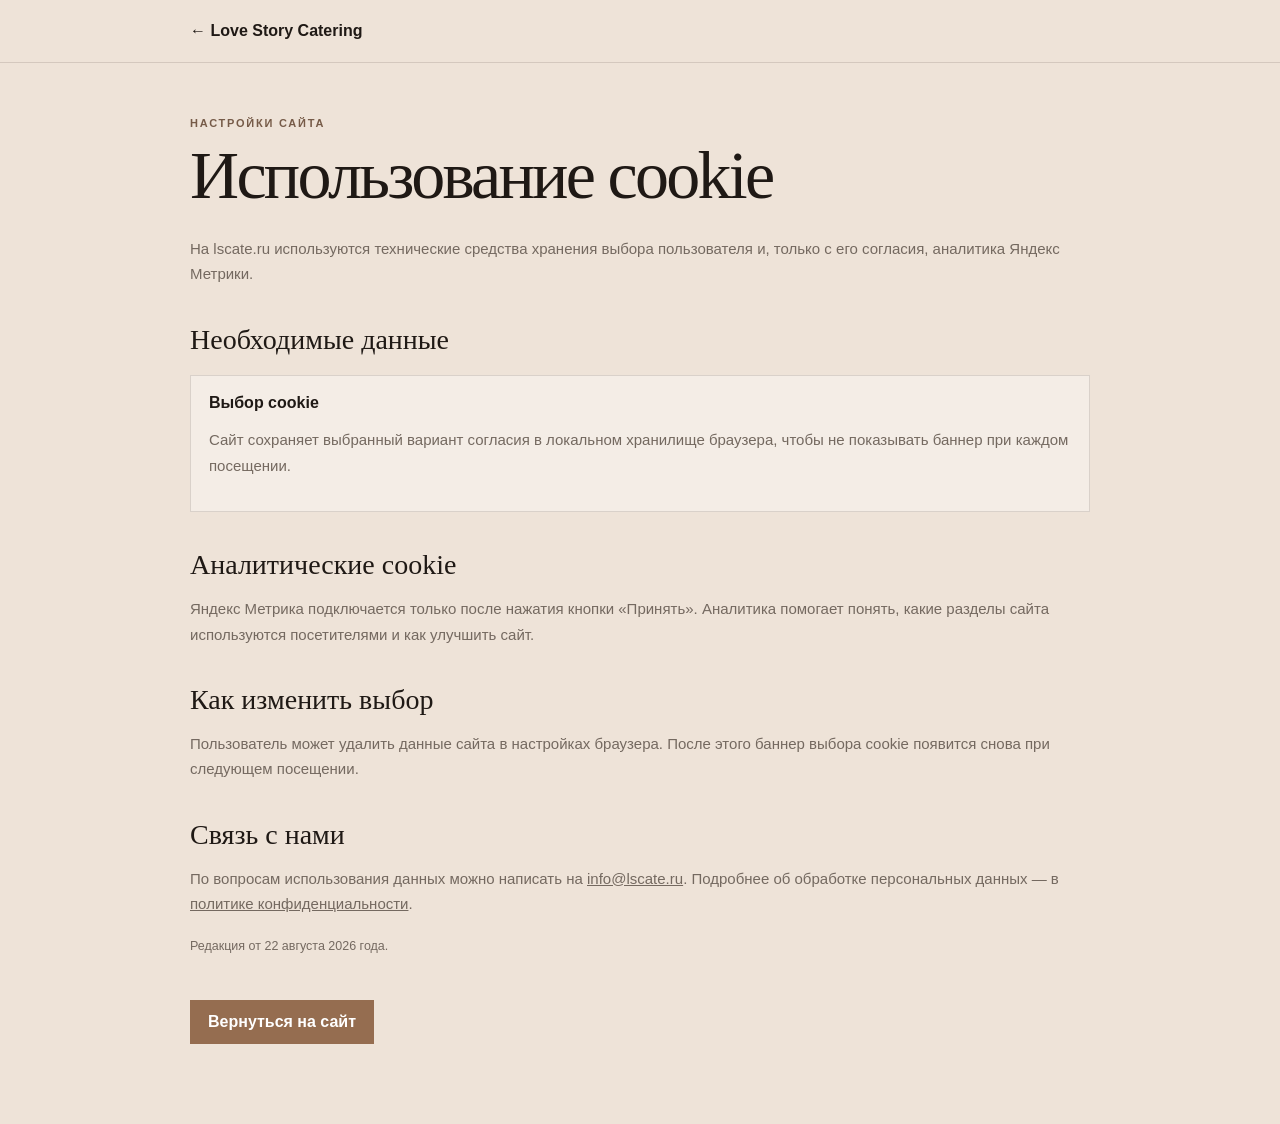
<file: cookies.html>
<!doctype html><html lang="ru"><head><meta charset="utf-8"><meta name="viewport" content="width=device-width,initial-scale=1"><title>Использование cookie — Love Story Catering</title><link rel="icon" href="/favicon.ico?v=64" sizes="any"><link rel="icon" type="image/png" sizes="32x32" href="/favicon-32.png?v=64"><link rel="apple-touch-icon" sizes="180x180" href="/apple-touch-icon.png?v=64"><link rel="manifest" href="/site.webmanifest?v=64"><meta name="robots" content="index,follow"><link rel="canonical" href="https://lscate.ru/cookies.html"><style>
:root{--paper:#eee3d8;--ink:#1f1915;--muted:#746960;--brown:#956d50;--line:rgba(50,38,30,.14);--serif:Georgia,"Times New Roman",serif;--sans:-apple-system,BlinkMacSystemFont,"Segoe UI",Arial,sans-serif}*{box-sizing:border-box}body{margin:0;background:var(--paper);color:var(--ink);font-family:var(--sans)}a{color:inherit}.wrap{width:min(100% - 32px,900px);margin:auto}.top{padding:22px 0;border-bottom:1px solid var(--line)}.top a{text-decoration:none;font-weight:800}.doc{padding:54px 0 80px}.k{font-size:11px;font-weight:800;letter-spacing:.16em;text-transform:uppercase;color:#765b48}.doc h1{font:400 clamp(40px,7vw,68px)/.95 var(--serif);letter-spacing:-.04em;margin:14px 0 28px}.doc h2{font:400 28px/1.1 var(--serif);margin:38px 0 14px}.doc p,.doc li{font-size:15px;line-height:1.7;color:var(--muted)}.doc strong{color:var(--ink)}.box{padding:18px;border:1px solid var(--line);background:rgba(255,255,255,.34);margin:20px 0}.back{display:inline-flex;margin-top:28px;padding:13px 18px;background:var(--brown);color:#fff;text-decoration:none;font-weight:800}
</style></head><body><header class="top"><div class="wrap"><a href="index.html">← Love Story Catering</a></div></header><main class="doc"><div class="wrap"><div class="k">Настройки сайта</div><h1>Использование cookie</h1><p>На lscate.ru используются технические средства хранения выбора пользователя и, только с его согласия, аналитика Яндекс Метрики.</p><h2>Необходимые данные</h2><div class="box"><strong>Выбор cookie</strong><p>Сайт сохраняет выбранный вариант согласия в локальном хранилище браузера, чтобы не показывать баннер при каждом посещении.</p></div><h2>Аналитические cookie</h2><p>Яндекс Метрика подключается только после нажатия кнопки «Принять». Аналитика помогает понять, какие разделы сайта используются посетителями и как улучшить сайт.</p><h2>Как изменить выбор</h2><p>Пользователь может удалить данные сайта в настройках браузера. После этого баннер выбора cookie появится снова при следующем посещении.</p><h2>Связь с нами</h2><p>По вопросам использования данных можно написать на <a href="mailto:info@lscate.ru">info@lscate.ru</a>. Подробнее об обработке персональных данных — в <a href="privacy.html">политике конфиденциальности</a>.</p><p><small>Редакция от 22 августа 2026 года.</small></p><a class="back" href="index.html">Вернуться на сайт</a></div></main></body></html>
</file>
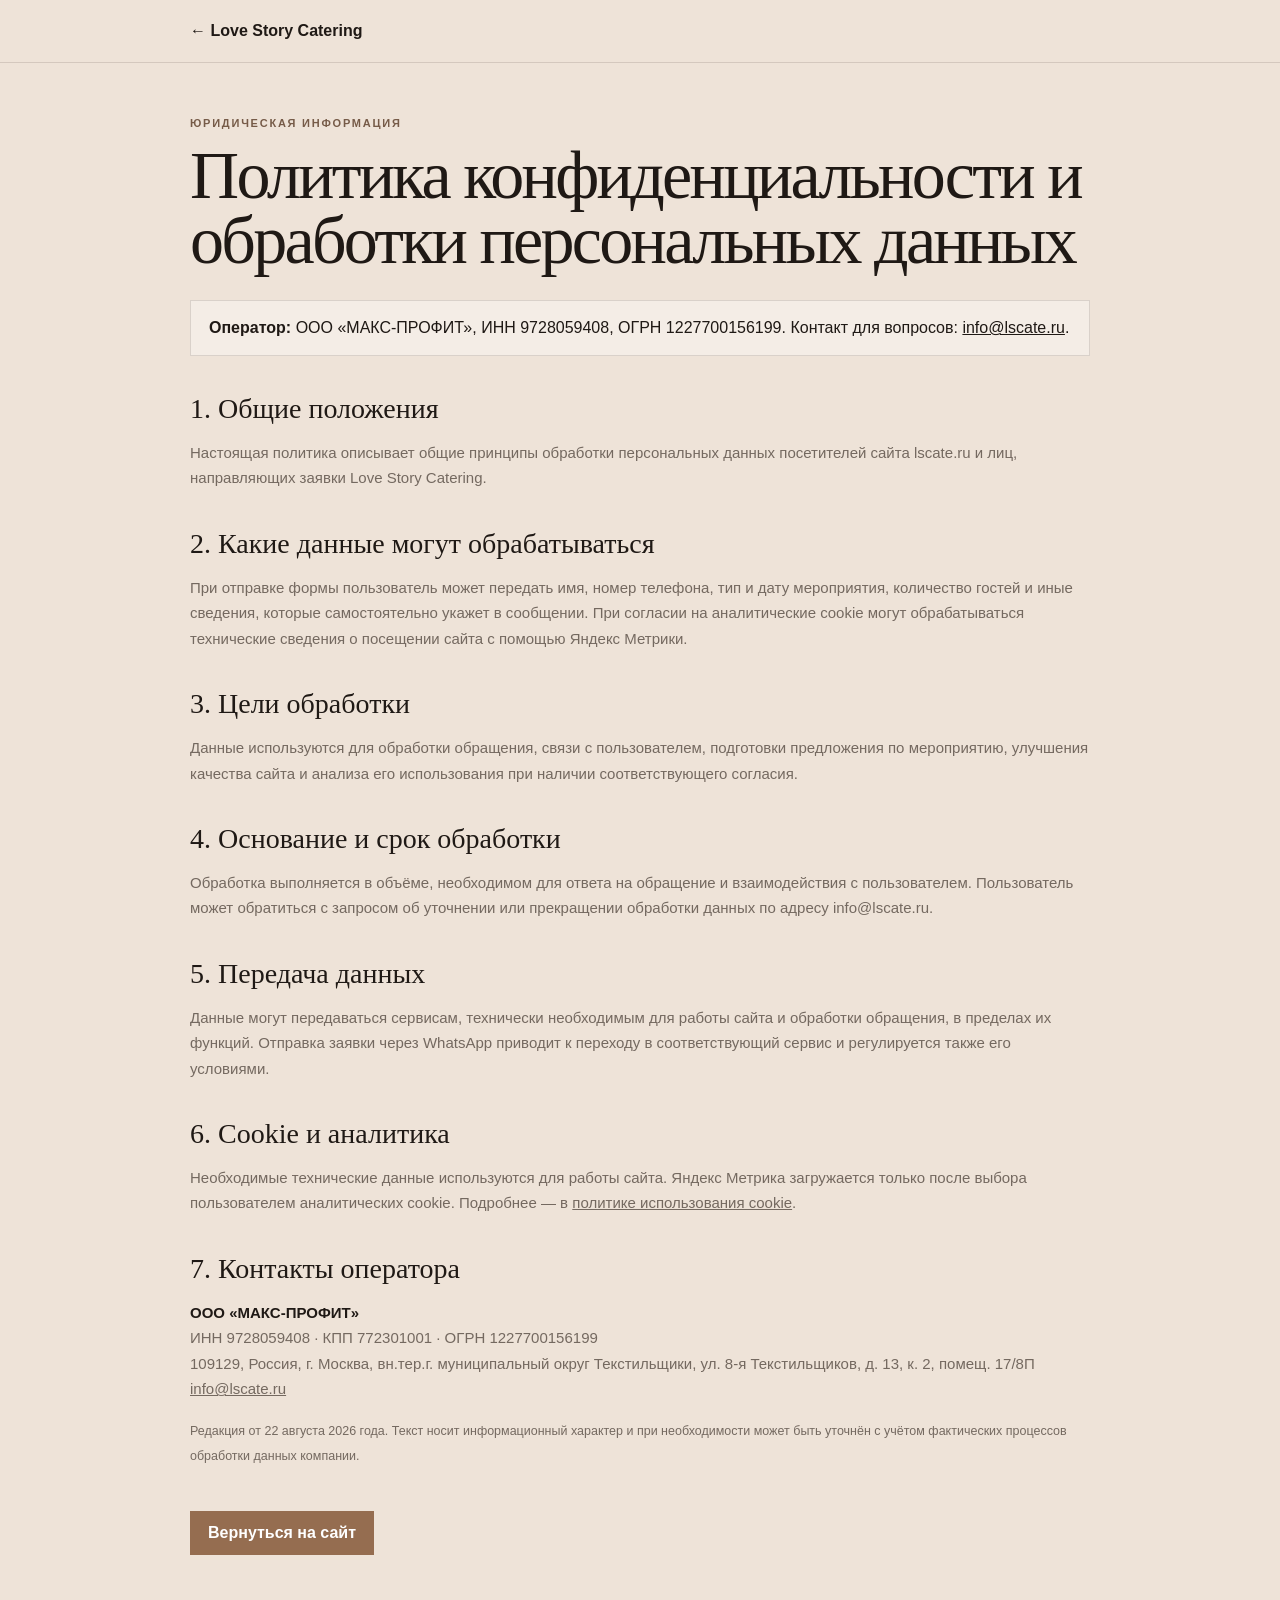
<file: privacy.html>
<!doctype html><html lang="ru"><head><meta charset="utf-8"><meta name="viewport" content="width=device-width,initial-scale=1"><title>Политика конфиденциальности — Love Story Catering</title><link rel="icon" href="/favicon.ico?v=64" sizes="any"><link rel="icon" type="image/png" sizes="32x32" href="/favicon-32.png?v=64"><link rel="apple-touch-icon" sizes="180x180" href="/apple-touch-icon.png?v=64"><link rel="manifest" href="/site.webmanifest?v=64"><meta name="robots" content="index,follow"><link rel="canonical" href="https://lscate.ru/privacy.html"><style>
:root{--paper:#eee3d8;--ink:#1f1915;--muted:#746960;--brown:#956d50;--line:rgba(50,38,30,.14);--serif:Georgia,"Times New Roman",serif;--sans:-apple-system,BlinkMacSystemFont,"Segoe UI",Arial,sans-serif}*{box-sizing:border-box}body{margin:0;background:var(--paper);color:var(--ink);font-family:var(--sans)}a{color:inherit}.wrap{width:min(100% - 32px,900px);margin:auto}.top{padding:22px 0;border-bottom:1px solid var(--line)}.top a{text-decoration:none;font-weight:800}.doc{padding:54px 0 80px}.k{font-size:11px;font-weight:800;letter-spacing:.16em;text-transform:uppercase;color:#765b48}.doc h1{font:400 clamp(40px,7vw,68px)/.95 var(--serif);letter-spacing:-.04em;margin:14px 0 28px}.doc h2{font:400 28px/1.1 var(--serif);margin:38px 0 14px}.doc p,.doc li{font-size:15px;line-height:1.7;color:var(--muted)}.doc strong{color:var(--ink)}.note{padding:18px;border:1px solid var(--line);background:rgba(255,255,255,.34);margin:28px 0}.back{display:inline-flex;margin-top:28px;padding:13px 18px;background:var(--brown);color:#fff;text-decoration:none;font-weight:800}
</style></head><body><header class="top"><div class="wrap"><a href="index.html">← Love Story Catering</a></div></header><main class="doc"><div class="wrap"><div class="k">Юридическая информация</div><h1>Политика конфиденциальности и обработки персональных данных</h1><div class="note"><strong>Оператор:</strong> ООО «МАКС-ПРОФИТ», ИНН 9728059408, ОГРН 1227700156199. Контакт для вопросов: <a href="mailto:info@lscate.ru">info@lscate.ru</a>.</div><h2>1. Общие положения</h2><p>Настоящая политика описывает общие принципы обработки персональных данных посетителей сайта lscate.ru и лиц, направляющих заявки Love Story Catering.</p><h2>2. Какие данные могут обрабатываться</h2><p>При отправке формы пользователь может передать имя, номер телефона, тип и дату мероприятия, количество гостей и иные сведения, которые самостоятельно укажет в сообщении. При согласии на аналитические cookie могут обрабатываться технические сведения о посещении сайта с помощью Яндекс Метрики.</p><h2>3. Цели обработки</h2><p>Данные используются для обработки обращения, связи с пользователем, подготовки предложения по мероприятию, улучшения качества сайта и анализа его использования при наличии соответствующего согласия.</p><h2>4. Основание и срок обработки</h2><p>Обработка выполняется в объёме, необходимом для ответа на обращение и взаимодействия с пользователем. Пользователь может обратиться с запросом об уточнении или прекращении обработки данных по адресу info@lscate.ru.</p><h2>5. Передача данных</h2><p>Данные могут передаваться сервисам, технически необходимым для работы сайта и обработки обращения, в пределах их функций. Отправка заявки через WhatsApp приводит к переходу в соответствующий сервис и регулируется также его условиями.</p><h2>6. Cookie и аналитика</h2><p>Необходимые технические данные используются для работы сайта. Яндекс Метрика загружается только после выбора пользователем аналитических cookie. Подробнее — в <a href="cookies.html">политике использования cookie</a>.</p><h2>7. Контакты оператора</h2><p><strong>ООО «МАКС-ПРОФИТ»</strong><br>ИНН 9728059408 · КПП 772301001 · ОГРН 1227700156199<br>109129, Россия, г. Москва, вн.тер.г. муниципальный округ Текстильщики, ул. 8-я Текстильщиков, д. 13, к. 2, помещ. 17/8П<br><a href="mailto:info@lscate.ru">info@lscate.ru</a></p><p><small>Редакция от 22 августа 2026 года. Текст носит информационный характер и при необходимости может быть уточнён с учётом фактических процессов обработки данных компании.</small></p><a class="back" href="index.html">Вернуться на сайт</a></div></main></body></html>
</file>
<file: css/style.css>
:root{
  --paper:#eee3d8;
  --paper-soft:#f6efe8;
  --card:#ccb8a7;
  --card-hover:#c3ad9a;
  --ink:#1f1915;
  --muted:#756b64;
  --brown:#956d50;
  --brown-dark:#6c4d39;
  --line:rgba(50,38,30,.14);
  --dark:#17120f;
  --serif:Georgia,"Times New Roman",serif;
  --sans:-apple-system,BlinkMacSystemFont,"Segoe UI",Arial,sans-serif;
  --header-h:70px;
  --wrap:min(100% - 28px,1260px);
}

*{box-sizing:border-box}
html{scroll-behavior:smooth;scroll-padding-top:calc(var(--header-h) + 14px)}
body{margin:0;background:var(--paper);color:var(--ink);font-family:var(--sans);overflow-x:hidden;-webkit-text-size-adjust:100%}
body.modal-open,body.menu-open,body.chat-open{overflow:hidden}
button,input,select,textarea{font:inherit}
button,a{-webkit-tap-highlight-color:transparent}
a{color:inherit;text-decoration:none}
img{display:block;max-width:100%}
button{cursor:pointer}
[hidden]{display:none!important}
#ls-catering-site{width:100%;overflow-x:clip;background:var(--paper);padding-bottom:calc(66px + env(safe-area-inset-bottom))}
.ls-wrap{width:var(--wrap);margin-inline:auto}
.ls-section{padding:58px 0;position:relative}
.ls-kicker{margin:0 0 14px;font-size:11px;line-height:1.3;font-weight:800;letter-spacing:.2em;text-transform:uppercase;color:#715b4b}
.ls-h2{margin:0;font:400 clamp(34px,10vw,44px)/.98 var(--serif);letter-spacing:-.04em;text-wrap:balance}
.ls-copy{margin:18px 0 0;max-width:680px;font-size:16px;line-height:1.58;color:var(--muted)}
.ls-btn{min-height:52px;min-width:44px;border:0;padding:0 22px;display:inline-flex;align-items:center;justify-content:center;background:var(--brown);color:#fff;font-size:15px;font-weight:800;line-height:1.15;text-align:center;transition:transform .2s ease,background .2s ease}
.ls-btn.light{background:#fff;color:var(--ink)}
.ls-progress{position:fixed;z-index:1000;left:0;top:0;width:0;height:2px;background:#b99376;pointer-events:none}
.reveal{opacity:1;transform:none}

/* Header */
.ls-header{position:fixed;z-index:900;left:0;right:0;top:0;height:var(--header-h);color:#fff;border-bottom:1px solid rgba(255,255,255,.15);transition:background .2s ease,color .2s ease,border-color .2s ease}
.ls-header.scrolled,.ls-header.open{background:rgba(238,227,216,.98);color:var(--ink);border-color:var(--line)}
.ls-header-in{height:100%;display:flex;align-items:center;gap:14px}
.ls-logo{width:78px;height:54px;display:flex;align-items:center;justify-content:flex-start;margin-right:auto;flex:0 0 78px}
.ls-logo img{width:100%;height:100%;object-fit:contain;object-position:left center;background:transparent}
.ls-head-right{display:flex;align-items:center;gap:8px}
.ls-head-phones,.ls-header-cta{display:none}
.ls-menu{width:48px;height:48px;border:0;background:transparent;color:inherit;display:grid;place-items:center;padding:11px;position:relative}
.ls-menu span{display:block;width:24px;height:2px;background:currentColor;margin:3px 0;transition:transform .2s ease,opacity .2s ease}
.ls-header.open .ls-menu span:nth-child(1){transform:translateY(8px) rotate(45deg)}
.ls-header.open .ls-menu span:nth-child(2){opacity:0}
.ls-header.open .ls-menu span:nth-child(3){transform:translateY(-8px) rotate(-45deg)}
.ls-nav{display:none;position:absolute;left:0;right:0;top:var(--header-h);background:var(--paper);color:var(--ink);padding:18px 14px 24px;border-bottom:1px solid var(--line);max-height:calc(100svh - var(--header-h));overflow:auto}
.ls-header.open .ls-nav{display:flex;flex-direction:column}
.ls-nav>a{min-height:48px;display:flex;align-items:center;padding:0 6px;border-bottom:1px solid var(--line);font-size:17px;font-weight:700}
.ls-nav-mobile-actions{display:grid;grid-template-columns:1fr 1fr;gap:8px;margin-top:16px}
.ls-nav-action{min-height:50px;display:flex;align-items:center;justify-content:center;background:#fff;border:1px solid var(--line);font-weight:800;font-size:14px}

/* Hero */
.ls-hero{position:relative;min-height:650px;height:100svh;display:flex;align-items:flex-end;overflow:hidden;background:#251b16;color:#fff;padding:calc(var(--header-h) + 26px) 0 64px}
.ls-hero-bg{position:absolute;inset:-1%;background-position:center;background-size:cover;background-repeat:no-repeat;opacity:0;transform:scale(1.025);transition:opacity .8s ease,transform 5s ease}
.ls-hero-bg.one{background-image:url("../assets/images/hero-01-430.webp")}
.ls-hero-bg.active{opacity:1;transform:scale(1)}
.ls-hero-overlay{position:absolute;inset:0;background:linear-gradient(180deg,rgba(18,13,10,.35) 0%,rgba(18,13,10,.48) 38%,rgba(18,13,10,.88) 100%)}
.ls-hero .ls-wrap{position:relative;z-index:2}
.ls-hero-copy{max-width:760px}
.ls-hero h1{margin:0;font:400 clamp(42px,12.1vw,56px)/.92 var(--serif);letter-spacing:-.055em;text-wrap:balance}
.ls-hero p{margin:22px 0 26px;max-width:630px;font-size:16px;line-height:1.55;color:rgba(255,255,255,.82)}
.ls-hero-cta{width:100%;max-width:340px}
.ls-hero-dots{position:absolute;z-index:4;right:12px;bottom:12px;display:flex;gap:2px}
.ls-hero-dot{width:44px;height:44px;border:0;background:transparent;position:relative;padding:0}
.ls-hero-dot:after{content:"";position:absolute;left:7px;right:7px;top:21px;height:2px;background:rgba(255,255,255,.38)}
.ls-hero-dot.active:after{background:#fff}

/* Offers */
.ls-offers{background:var(--paper)}
.ls-offer-head{display:grid;gap:18px;margin-bottom:24px}
.ls-offers-grid{display:grid;grid-template-columns:1fr;gap:10px}
.ls-offer{position:relative;min-height:500px;overflow:hidden;color:#fff;background:#4d3b30;display:flex;align-items:flex-end}
.ls-offer img{position:absolute;inset:0;width:100%;height:100%;object-fit:cover}
.ls-offer:after{content:"";position:absolute;inset:0;background:linear-gradient(0deg,rgba(18,14,11,.90),rgba(18,14,11,.08) 68%)}
.ls-offer-content{position:relative;z-index:2;padding:24px;width:100%}
.ls-offer-number{font-size:11px;letter-spacing:.16em;text-transform:uppercase;color:rgba(255,255,255,.64)}
.ls-offer h3{margin:10px 0 15px;font:400 28px/1.05 var(--serif)}
.ls-price{display:flex;align-items:baseline;gap:12px;margin:15px 0 19px}
.ls-old{font-size:16px;color:rgba(255,255,255,.52);text-decoration:line-through}
.ls-new{font:400 36px/1 var(--serif)}
.ls-offer-note{margin:0 0 20px;font-size:15px;line-height:1.5;color:rgba(255,255,255,.78)}

/* Tasting */
.ls-tasting{min-height:610px;display:flex;align-items:center;color:#fff;background:#4d4037 center/cover no-repeat;position:relative}
.ls-tasting:before{content:"";position:absolute;inset:0;background:linear-gradient(90deg,rgba(25,18,14,.82),rgba(25,18,14,.35))}
.ls-tasting-card{position:relative;z-index:2;padding:30px 24px;background:rgba(30,23,18,.55);border:1px solid rgba(255,255,255,.15);max-width:620px}
.ls-tasting .ls-kicker{color:#dbc4b1}
.ls-tasting .ls-h2{color:#fff}
.ls-tasting .ls-copy{color:rgba(255,255,255,.82)}
.ls-tasting .ls-btn{margin-top:24px}

/* Advantages / services columns */
.ls-advantages-v8,.ls-services-v8{background:var(--paper)}
.ls-v8-head{display:grid;gap:20px;margin-bottom:22px}
.ls-v8-columns{display:grid;grid-template-columns:1fr;gap:8px}
.ls-v8-column{min-height:245px;padding:22px 20px;display:grid;grid-template-rows:22px auto 1fr;background:var(--card);border:1px solid var(--line);overflow:hidden}
.ls-v8-num{font:700 13px/1 var(--serif);letter-spacing:.08em;color:#655248}
.ls-v8-column h3{margin:24px 0 0;align-self:start;font:900 clamp(26px,8vw,34px)/.96 var(--sans);letter-spacing:-.05em;text-transform:uppercase;color:#171310;overflow-wrap:anywhere}
.ls-v8-column p{margin:24px 0 0;align-self:end;font-size:16px;line-height:1.48;color:#3a302a}

/* Portfolio */
.ls-portfolio{background:var(--paper-soft)}

/* Occasions */
.ls-occasions{background:var(--paper)}
.ls-occasions-head{max-width:920px;margin-bottom:24px}
.ls-occasion-grid{display:grid;grid-template-columns:1fr;gap:6px}
.ls-occ{position:relative;height:390px;overflow:hidden;color:#fff;background:#555}
.ls-occ img{position:absolute;inset:0;width:100%;height:100%;object-fit:cover}
.ls-occ:after{content:"";position:absolute;inset:0;background:linear-gradient(180deg,rgba(12,10,8,.05),rgba(12,10,8,.18) 35%,rgba(12,10,8,.84) 100%)}
.ls-occ-copy{position:absolute;z-index:2;left:14px;right:14px;bottom:14px;padding:16px;background:rgba(23,18,15,.62);border:1px solid rgba(255,255,255,.12)}
.ls-occ h3{margin:0;font:700 32px/1 var(--serif);color:#fff}
.ls-occ p{margin:10px 0 0;font-size:15px;line-height:1.45;color:rgba(255,255,255,.9)}

/* Reviews */
.ls-reviews{background:#f4ece4}
.ls-reviews-head{margin-bottom:28px}
.ls-reviews-intro{max-width:680px;margin:14px 0 0;color:var(--muted);font-size:16px;line-height:1.55}
.ls-review-stories{display:grid;grid-template-columns:1fr;gap:10px}
.ls-review-story{position:relative;overflow:hidden;background:#e9ddd2;border:1px solid rgba(44,34,28,.10);min-width:0}
.ls-review-photo{position:relative;aspect-ratio:4/3;overflow:hidden;background:#d8c9bb}
.ls-review-photo img{width:100%;height:100%;display:block;object-fit:cover;object-position:center}
.ls-review-copy{position:relative;padding:24px 22px 26px;min-width:0}
.ls-review-person{display:flex;align-items:center;gap:10px;min-height:34px;position:relative;z-index:2}
.ls-review-person strong{font-size:16px;line-height:1.2;font-weight:800}
.ls-review-person>span:not(.ls-review-initial){margin-left:auto;font-size:11px;line-height:1;text-transform:uppercase;letter-spacing:.12em;color:var(--muted)}
.ls-review-initial{width:34px;height:34px;border-radius:50%;display:grid;place-items:center;background:#9a6f52;color:#fff;font-weight:800;font-size:13px;flex:0 0 auto}
.ls-review-mark{position:absolute;right:18px;top:44px;font:400 92px/.8 var(--serif);color:rgba(92,61,42,.10);pointer-events:none}
.ls-review-copy p{position:relative;z-index:1;margin:26px 0 0;font:400 18px/1.52 var(--serif);color:#352d28;text-wrap:pretty}
.ls-review-text{min-height:250px;display:flex}
.ls-review-text .ls-review-copy{display:flex;flex-direction:column;width:100%}
.ls-review-text .ls-review-copy p{margin-top:auto;padding-top:34px}

/* Trust */
.ls-trust{background:var(--paper);overflow:hidden}
.ls-trust-head{text-align:center}
.ls-logo-marquees{margin-top:32px;display:grid;grid-template-columns:1fr 1fr;gap:20px 28px;padding:0 20px}
.ls-marquee{display:contents}
.ls-track{display:contents}
.ls-track img{width:100%;height:58px;object-fit:contain;filter:grayscale(1);opacity:.82}
.ls-track img[alt=""]{display:none}

/* Final request */
.ls-final-light{background:var(--paper)}
.ls-final-light-grid{display:grid;grid-template-columns:1fr;gap:30px}
.ls-final-intro .ls-h2{font-size:clamp(40px,11vw,48px)}
.ls-form{display:grid;grid-template-columns:1fr;gap:12px}
.ls-form label,.ls-chat-form label{display:grid;gap:7px}
.ls-form label>span,.ls-chat-form label>span{font-size:12px;font-weight:800;color:#6f635b}
.ls-form input,.ls-form select,.ls-chat-form input,.ls-chat-form textarea{width:100%;min-height:56px;border:1px solid var(--line);border-radius:0;background:#fff;color:var(--ink);padding:0 15px;outline:none;font-size:16px}
.ls-chat-form textarea{min-height:96px;padding:14px 15px;resize:vertical}
.ls-form input:focus,.ls-form select:focus,.ls-chat-form input:focus,.ls-chat-form textarea:focus{border-color:var(--brown);box-shadow:0 0 0 2px rgba(149,109,80,.12)}
.ls-form .ls-btn{width:100%}
.ls-consent{font-size:11px;line-height:1.5;color:#8a817a}
.ls-direct-contacts{padding-top:24px;border-top:1px solid var(--line)}
.ls-direct-label{font-size:11px;font-weight:800;text-transform:uppercase;letter-spacing:.16em;color:#8e7d71;margin-bottom:16px}
.ls-direct-email,.ls-direct-phone{display:block;min-height:44px;font-size:18px;font-weight:700;line-height:1.35;padding:8px 0}
.ls-social-icons{display:flex;gap:8px;margin-top:12px}
.ls-social-icon{width:52px;height:52px;display:grid;place-items:center;border:1px solid var(--line);background:#fff;font-size:12px;font-weight:900}
.ls-social-icon.whatsapp{color:#168f5b}.ls-social-icon.telegram{color:#188bc4}

/* Contacts + map */
.ls-map-grid{display:grid;grid-template-columns:1fr;background:#e9ddd2}
.ls-contact{padding:46px max(14px,calc((100vw - 1260px)/2));padding-right:24px;padding-left:max(14px,calc((100vw - 1260px)/2))}
.ls-contact h2{margin:0 0 22px;font:400 38px/1 var(--serif)}
.ls-contact>a{display:block;min-height:44px;padding:7px 0;font:400 21px/1.3 var(--serif)}
.ls-contact .ls-contact-email{font:700 16px/1.4 var(--sans)}
.ls-contact p{margin:22px 0 0;max-width:420px;font-size:15px;line-height:1.55;color:var(--muted)}
.ls-map-wrap{position:relative;min-height:420px;background:#d8cec5}
.ls-map{display:block;width:100%;height:100%;min-height:420px;border:0}
.ls-map-open{position:absolute;left:12px;bottom:12px;min-height:46px;display:flex;align-items:center;padding:0 15px;background:rgba(255,255,255,.96);border:1px solid rgba(0,0,0,.08);font-size:13px;font-weight:800}

/* Footer */
.ls-footer{background:#17120f;color:rgba(255,255,255,.62);padding:28px 0 calc(28px + env(safe-area-inset-bottom))}
.ls-footer-in{display:grid;gap:7px;font-size:11px;line-height:1.45}

/* Modal / lightbox */
.ls-modal,.ls-lightbox{position:fixed;inset:0;z-index:1200;background:rgba(16,12,10,.82);display:flex;align-items:flex-end;justify-content:center;padding:14px}
.ls-modal-card{width:min(100%,620px);max-height:calc(100svh - 20px);overflow:auto;background:var(--paper-soft);padding:28px 20px;position:relative}
.ls-modal-card .ls-close,.ls-lightbox .ls-close{position:absolute;z-index:3;right:10px;top:10px;width:48px;height:48px;border:0;background:transparent;font-size:30px;line-height:1;color:inherit}
.ls-modal-card h3{margin:0;font:400 38px/1 var(--serif)}
.ls-modal-card>p{font-size:15px;line-height:1.5;color:var(--muted)}
.ls-lightbox{align-items:center}
.ls-lightbox-content{position:relative;max-width:96vw;max-height:92svh}
.ls-lightbox-content #lbContent{display:grid;place-items:center;max-height:92svh}
.ls-lightbox-content img,.ls-lightbox-content video{max-width:94vw;max-height:86svh;object-fit:contain;background:#000}
.ls-lightbox .ls-close{color:#fff;right:0;top:-52px;background:rgba(0,0,0,.25)}

/* Chat */
.ls-chat-launch{position:fixed;z-index:840;right:12px;bottom:calc(76px + env(safe-area-inset-bottom));min-height:46px;border:0;background:var(--brown);color:#fff;padding:0 17px;font-size:14px;font-weight:800;box-shadow:0 8px 24px rgba(0,0,0,.2)}
.ls-chat{position:fixed;z-index:1100;left:10px;right:10px;bottom:calc(10px + env(safe-area-inset-bottom));max-height:calc(100svh - 20px);overflow:auto;background:#f8f2ec;border:1px solid var(--line);box-shadow:0 20px 55px rgba(0,0,0,.28)}
.ls-chat-head{display:flex;align-items:flex-start;justify-content:space-between;gap:12px;padding:18px 18px 14px;border-bottom:1px solid var(--line)}
.ls-chat-head small{display:block;color:var(--muted);margin-bottom:5px}.ls-chat-head strong{display:block;font-size:16px;line-height:1.3}
.ls-chat-close{width:44px;height:44px;border:0;background:transparent;font-size:26px;line-height:1;flex:0 0 44px}
.ls-chat-form{display:grid;gap:11px;padding:16px 18px 18px}
body.chat-open .ls-chat-launch,body.chat-open .ls-mobile-cta{display:none}

/* Mobile conversion bar */
.ls-mobile-cta{position:fixed;z-index:830;left:0;right:0;bottom:0;display:grid;grid-template-columns:.85fr 1fr 1.2fr;gap:1px;padding:6px 7px calc(6px + env(safe-area-inset-bottom));background:rgba(238,227,216,.98);border-top:1px solid var(--line)}
.ls-mobile-cta a,.ls-mobile-cta button{min-height:50px;border:0;background:#fff;color:var(--ink);display:flex;align-items:center;justify-content:center;padding:0 8px;font-size:12px;font-weight:900;text-align:center}
.ls-mobile-cta button{background:var(--brown);color:#fff}

/* Tablet */
@media (min-width:700px){
  :root{--wrap:min(100% - 48px,1260px);--header-h:76px}
  #ls-catering-site{padding-bottom:0}
  .ls-section{padding:70px 0}
  .ls-h2{font-size:clamp(42px,6vw,60px)}
  .ls-copy{font-size:17px}
  .ls-logo{width:92px;height:60px;flex-basis:92px}
  .ls-hero{min-height:700px;padding-bottom:72px;align-items:center}
  .ls-hero-bg.one{background-image:url("../assets/images/hero-01-768.webp")}
  .ls-hero h1{font-size:clamp(52px,7.2vw,72px)}
  .ls-hero p{font-size:17px}
  .ls-hero-cta{width:auto;min-width:230px}
  .ls-offers-grid{grid-template-columns:1fr 1fr}
  .ls-offer:last-child{grid-column:1/-1;min-height:460px}
  .ls-v8-head{grid-template-columns:1fr auto;align-items:end}
  .ls-v8-columns{grid-template-columns:repeat(2,minmax(0,1fr));gap:10px}
  .ls-v8-column{min-height:300px}
  .ls-v8-column h3{font-size:32px}
  .ls-gallery{grid-template-columns:repeat(3,minmax(0,1fr))}
  .ls-gallery-item{aspect-ratio:4/3}
  .ls-mobile-extra{display:block}
  .ls-show-more{display:none}
  .ls-occasion-grid{grid-template-columns:repeat(2,1fr)}
  .ls-occ{height:430px}
  .ls-logo-marquees{grid-template-columns:repeat(5,1fr);gap:26px 36px}
  .ls-track img{height:70px}
  .ls-final-light-grid{grid-template-columns:1fr 1fr;gap:36px}
  .ls-final-intro{grid-column:1/-1}
  .ls-direct-contacts{grid-column:1/-1;display:grid;grid-template-columns:1fr 1fr;column-gap:20px}
  .ls-direct-label{grid-column:1/-1}
  .ls-social-icons{grid-column:1/-1}
  .ls-map-wrap,.ls-map{min-height:500px}
  .ls-modal{align-items:center}
  .ls-modal-card{padding:38px}
  .ls-chat-launch{right:22px;bottom:22px}
  .ls-chat{left:auto;right:22px;bottom:22px;width:370px}
  .ls-mobile-cta{display:none}
  .ls-footer{padding-bottom:28px}
  .ls-footer-in{grid-template-columns:1fr auto;align-items:center}
}

/* Desktop */
@media (min-width:1024px){
  :root{--header-h:82px}
  .ls-section{padding:80px 0}
  .ls-h2{font-size:clamp(52px,5vw,76px)}
  .reveal{opacity:0;transform:translateY(26px);transition:opacity .55s ease,transform .55s cubic-bezier(.2,.8,.2,1)}
  .reveal.is-in{opacity:1;transform:none}
  .reveal[data-delay="1"]{transition-delay:.06s}.reveal[data-delay="2"]{transition-delay:.12s}.reveal[data-delay="3"]{transition-delay:.18s}
  .ls-header.scrolled{background:rgba(238,227,216,.96)}
  .ls-logo{width:98px;height:62px;flex-basis:98px}
  .ls-menu{display:none}
  .ls-nav{position:static;display:flex!important;align-items:center;gap:18px;background:transparent;color:inherit;padding:0;border:0;max-height:none;overflow:visible;margin-left:auto}
  .ls-nav>a{display:block;min-height:0;padding:0;border:0;font-size:11px;font-weight:700;white-space:nowrap;position:relative}
  .ls-nav>a:after{content:"";position:absolute;left:0;bottom:-9px;width:0;height:1px;background:currentColor;transition:width .2s ease}
  .ls-nav>a:hover:after,.ls-nav>a.active:after{width:100%}
  .ls-nav-mobile-actions{display:none}
  .ls-head-right{margin-left:14px}
  .ls-header-cta{display:inline-flex;min-height:42px;font-size:12px;padding:0 15px}
  .ls-hero{min-height:720px;padding-bottom:72px}
  .ls-hero-bg.one{background-image:url("../assets/images/hero-01-1024.webp")}
  .ls-hero-overlay{background:linear-gradient(90deg,rgba(18,13,10,.82),rgba(18,13,10,.56) 42%,rgba(18,13,10,.14) 78%)}
  .ls-hero h1{font-size:clamp(66px,7vw,102px);line-height:.88;max-width:960px}
  .ls-hero p{margin-top:28px;font-size:17px}
  .ls-offer-head{grid-template-columns:1.1fr .9fr;align-items:end;gap:42px;margin-bottom:30px}
  .ls-offers-grid{grid-template-columns:1.05fr .9fr 1.05fr;gap:14px}
  .ls-offer,.ls-offer:last-child{grid-column:auto;min-height:560px}
  .ls-offer:nth-child(2){min-height:610px;margin-top:34px}
  .ls-offer-content{padding:30px}
  .ls-offer h3{font-size:30px}
  .ls-tasting{min-height:720px}
  .ls-tasting-card{padding:48px;background:rgba(30,23,18,.52)}
  .ls-v8-head{margin-bottom:26px}
  .ls-v8-columns{grid-template-columns:repeat(5,minmax(0,1fr));gap:10px}
  .ls-v8-column{height:360px;min-height:360px;padding:22px 20px;grid-template-rows:24px 1fr 92px}
  .ls-v8-column h3{margin-top:30px;font-size:clamp(21px,1.75vw,30px);line-height:.96;overflow-wrap:normal}
  .ls-v8-column p{font-size:13px;line-height:1.5;margin:0;align-self:end}
  .ls-services-v8 .ls-v8-column:nth-child(4) h3{font-size:clamp(19px,1.5vw,26px)}
  .ls-advantages-v8 .ls-v8-column:nth-child(1) h3{font-size:clamp(20px,1.6vw,27px)}
  .ls-gallery{grid-template-columns:repeat(3,1fr);gap:3px}
  .ls-gallery-item{aspect-ratio:4/3}
  .ls-occasions-head{margin-bottom:42px}
  .ls-occasion-grid{display:flex;gap:4px;height:600px;overflow:hidden}
  .ls-occ{height:auto;flex:1;transition:flex .45s cubic-bezier(.2,.8,.2,1)}
  .ls-occ-copy{left:18px;right:18px;bottom:18px;padding:18px;background:rgba(23,18,15,.54)}
  .ls-occ h3{font-size:34px}
  .ls-occ p{font-size:13px;line-height:1.55}
  .ls-logo-marquees{display:flex;flex-direction:column;gap:26px;padding:0;margin-top:46px}
  .ls-marquee{display:block;overflow:hidden}
  .ls-track{display:flex;align-items:center;width:max-content;gap:72px;will-change:transform}
  .ls-track img{display:block!important;width:180px;height:72px;object-fit:contain;flex:0 0 auto;filter:grayscale(1);opacity:.82}
  .ls-marquee.left .ls-track{animation:lsLeft 36s linear infinite}.ls-marquee.right .ls-track{animation:lsRight 38s linear infinite}
  @keyframes lsLeft{from{transform:translateX(0)}to{transform:translateX(calc(-50% - 36px))}}
  @keyframes lsRight{from{transform:translateX(calc(-50% - 36px))}to{transform:translateX(0)}}
  .ls-final-light-grid{grid-template-columns:.85fr 1.15fr .65fr;gap:42px;align-items:start}
  .ls-final-intro{grid-column:auto}
  .ls-final-intro .ls-h2{font-size:clamp(54px,5vw,78px)}
  .ls-direct-contacts{grid-column:auto;display:block;padding:0 0 0 24px;border:0;border-left:1px solid var(--line)}
  .ls-map-grid{grid-template-columns:37% 63%;min-height:540px}
  .ls-contact{padding:58px 44px 58px max(32px,calc((100vw - 1260px)/2))}
  .ls-map-wrap,.ls-map{min-height:540px;height:100%}
}

@media (min-width:1400px){
  .ls-hero-bg.one{background-image:url("../assets/images/hero-01-1024.webp")}
}

@media (hover:hover) and (pointer:fine){
  .ls-btn:hover{background:var(--brown-dark);transform:translateY(-2px)}
  .ls-btn.light:hover{background:#f2ebe5}
  .ls-offer img,.ls-gallery-item img,.ls-occ img{transition:transform .45s ease,filter .25s ease}
  .ls-offer:hover img,.ls-gallery-item:hover img,.ls-occ:hover img{transform:scale(1.025)}
  .ls-v8-column{transition:transform .2s ease,background .2s ease}
  .ls-v8-column:hover{transform:translateY(-4px);background:var(--card-hover)}
  .ls-occ:hover{flex:1.45}
}

@media (prefers-reduced-motion:reduce){
  html{scroll-behavior:auto}
  *,*:before,*:after{animation-duration:.001ms!important;animation-iteration-count:1!important;transition-duration:.001ms!important}
  .reveal{opacity:1!important;transform:none!important}
}


/* ===== GitHub v2 targeted visual fixes ===== */
/* Free tasting: restore the old fixed-background/parallax feel on desktop. */
@media (min-width:1024px) and (prefers-reduced-motion:no-preference){
  .ls-tasting{background-attachment:fixed;background-position:center center}
}
@media (max-width:1023px){.ls-tasting{background-attachment:scroll}}

/* Advantages + services: real photographs inside the existing five-column cards. */
.ls-v8-photo-columns .ls-v8-photo-card{position:relative;isolation:isolate;overflow:hidden;background:#3e3027;color:#fff;padding:0;grid-template-rows:1fr;border-color:rgba(255,255,255,.08)}
.ls-v8-photo-card .ls-v8-bg{position:absolute;inset:0;width:100%;height:100%;object-fit:cover;z-index:-3}
.ls-v8-photo-card .ls-v8-photo-overlay{position:absolute;inset:0;z-index:-2;background:linear-gradient(180deg,rgba(17,13,11,.16) 0%,rgba(17,13,11,.34) 42%,rgba(17,13,11,.88) 100%)}
.ls-v8-photo-card .ls-v8-photo-content{height:100%;display:flex;flex-direction:column;justify-content:flex-end;padding:22px 20px 22px}
.ls-v8-photo-card .ls-v8-num{color:rgba(255,255,255,.72);margin:0 0 auto;position:absolute;left:20px;top:20px}
.ls-advantages-v8 .ls-v8-photo-card .ls-v8-num{display:none}
.ls-v8-photo-card h3{color:#fff!important;text-shadow:0 2px 20px rgba(0,0,0,.25);margin:0 0 18px!important;overflow-wrap:normal}
.ls-v8-photo-card p{color:rgba(255,255,255,.93)!important;margin:0!important;text-shadow:0 1px 12px rgba(0,0,0,.22)}
@media (max-width:699px){
  .ls-v8-photo-card{min-height:420px!important}
  .ls-v8-photo-card .ls-v8-photo-content{padding:24px 20px}
  .ls-v8-photo-card h3{font-size:31px!important;line-height:.98!important}
  .ls-v8-photo-card p{font-size:16px!important;line-height:1.5!important}
}
@media (min-width:1024px){
  .ls-v8-photo-card{height:440px!important;min-height:440px!important}
  .ls-v8-photo-card .ls-v8-photo-content{padding:24px 20px}
  .ls-v8-photo-card h3{font-size:clamp(20px,1.58vw,28px)!important;line-height:.96!important}
  .ls-v8-photo-card p{font-size:13px!important;line-height:1.48!important}
  .ls-services-v8 .ls-v8-photo-card:nth-child(4) h3{font-size:clamp(18px,1.35vw,24px)!important}
}
@media (hover:hover) and (pointer:fine){
  .ls-v8-photo-card .ls-v8-bg{transition:transform .55s cubic-bezier(.2,.8,.2,1)}
  .ls-v8-photo-card:hover .ls-v8-bg{transform:scale(1.035)}
  .ls-v8-photo-card:hover{background:#3e3027!important}
}

/* Portfolio: photos only for now; strict equal grid. */
.ls-portfolio .ls-gallery-new{margin-top:30px;display:grid;grid-template-columns:repeat(2,minmax(0,1fr));gap:6px;align-items:stretch}
.ls-gallery-new .ls-gallery-item{width:100%;height:auto;aspect-ratio:1/1;overflow:hidden}
.ls-gallery-new .ls-gallery-item img{width:100%;height:100%;object-fit:cover;object-position:center}
@media (min-width:700px){
  .ls-gallery-new{grid-template-columns:repeat(3,minmax(0,1fr))!important;gap:8px!important}
  .ls-gallery-new .ls-gallery-item{aspect-ratio:4/3!important;grid-column:auto!important;grid-row:auto!important}
}
@media (min-width:1024px){
  .ls-gallery-new{grid-template-columns:repeat(3,minmax(0,1fr))!important;gap:10px!important}
  .ls-gallery-new .ls-gallery-item{aspect-ratio:4/3!important;grid-column:auto!important;grid-row:auto!important}
}

/* Partner logos: keep their native brand colors instead of forcing grayscale. */
.ls-track img{filter:none!important;opacity:1!important}

/* Real messenger icons. */
.ls-social-icon{width:52px;height:52px;border-radius:50%;padding:0;display:grid;place-items:center}
.ls-social-icon svg{width:25px;height:25px;display:block}
.ls-social-icon .ls-social-label{position:absolute;width:1px;height:1px;overflow:hidden;clip:rect(0,0,0,0);white-space:nowrap}
.ls-social-icon.whatsapp{background:#25D366;color:#fff;border-color:#25D366}
.ls-social-icon.telegram{background:#229ED9;color:#fff;border-color:#229ED9}

/* Header logo: white over hero, native color after scrolling/menu open. */
.ls-header:not(.scrolled):not(.open) .ls-logo img{filter:brightness(0) invert(1);opacity:1}
.ls-header.scrolled .ls-logo img,.ls-header.open .ls-logo img{filter:none;opacity:1}


/* ===== GitHub V2.2 premium polish ===== */

/* Hero: stronger readability without changing the photography or structure. */
.ls-hero-overlay{background:linear-gradient(180deg,rgba(18,13,10,.27) 0%,rgba(18,13,10,.48) 42%,rgba(18,13,10,.91) 100%)}
.ls-hero h1{text-shadow:0 3px 28px rgba(0,0,0,.24)}
.ls-hero p{text-shadow:0 2px 18px rgba(0,0,0,.24)}
.ls-hero-cta{min-height:56px;box-shadow:0 12px 30px rgba(18,13,10,.18)}

/* Make mobile hero feel designed for 390–430 px, not simply scaled down. */
@media (max-width:430px){
  .ls-hero{min-height:640px;height:100svh;padding-top:calc(var(--header-h) + 20px);padding-bottom:96px}
  .ls-hero-copy{max-width:100%}
  .ls-hero h1{font-size:clamp(44px,11.8vw,50px);line-height:.94;letter-spacing:-.052em}
  .ls-hero p{font-size:16px;line-height:1.48;margin:18px 0 22px;max-width:34ch}
  .ls-hero-cta{width:100%;max-width:none}
}
@media (max-width:400px){
  .ls-hero h1{font-size:44px}
  .ls-hero p{font-size:15.5px}
}
@media (min-width:1024px){
  .ls-hero-overlay{background:linear-gradient(90deg,rgba(18,13,10,.86),rgba(18,13,10,.58) 43%,rgba(18,13,10,.13) 78%)}
}

/* Fine-tuned crops for each photo card. */
.ls-advantages-v8 .ls-v8-photo-card:nth-child(1) .ls-v8-bg{object-position:52% 55%}
.ls-advantages-v8 .ls-v8-photo-card:nth-child(2) .ls-v8-bg{object-position:50% 43%}
.ls-advantages-v8 .ls-v8-photo-card:nth-child(3) .ls-v8-bg{object-position:52% 43%}
.ls-advantages-v8 .ls-v8-photo-card:nth-child(4) .ls-v8-bg{object-position:50% 48%}
.ls-advantages-v8 .ls-v8-photo-card:nth-child(5) .ls-v8-bg{object-position:54% 42%}
.ls-services-v8 .ls-v8-photo-card:nth-child(1) .ls-v8-bg{object-position:50% 50%}
.ls-services-v8 .ls-v8-photo-card:nth-child(2) .ls-v8-bg{object-position:52% 42%}
.ls-services-v8 .ls-v8-photo-card:nth-child(3) .ls-v8-bg{object-position:52% 48%}
.ls-services-v8 .ls-v8-photo-card:nth-child(4) .ls-v8-bg{object-position:50% 55%}
.ls-services-v8 .ls-v8-photo-card:nth-child(5) .ls-v8-bg{object-position:50% 48%}
.ls-v8-photo-card .ls-v8-photo-overlay{background:linear-gradient(180deg,rgba(17,13,11,.08) 0%,rgba(17,13,11,.22) 40%,rgba(17,13,11,.90) 100%)}

/* Portfolio: controlled editorial rhythm on desktop, strict easy grid on phones/tablets. */
.ls-portfolio .ls-gallery-new{gap:6px}
.ls-gallery-new .ls-gallery-item{border-radius:0;background:#d9cec4}
.ls-gallery-new .ls-gallery-item img{transition:transform .42s ease,filter .3s ease}
@media (max-width:1023px){
  .ls-gallery-new .ls-gallery-feature,.ls-gallery-new .ls-gallery-accent{grid-column:auto!important;grid-row:auto!important}
}
@media (min-width:1024px){
  .ls-portfolio .ls-gallery-new{grid-template-columns:repeat(4,minmax(0,1fr))!important;grid-auto-rows:205px;gap:10px!important;grid-auto-flow:dense}
  .ls-gallery-new .ls-gallery-item{aspect-ratio:auto!important;height:205px!important}
  .ls-gallery-new .ls-gallery-feature{grid-column:span 2!important;grid-row:span 2!important;height:420px!important}
  .ls-gallery-new .ls-gallery-accent{grid-column:span 2!important;height:205px!important}
}
@media (min-width:1280px){
  .ls-portfolio .ls-gallery-new{grid-auto-rows:220px}
  .ls-gallery-new .ls-gallery-item{height:220px!important}
  .ls-gallery-new .ls-gallery-feature{height:450px!important}
  .ls-gallery-new .ls-gallery-accent{height:220px!important}
}

/* Occasions: every card reads well before hover; hover is only a subtle bonus. */
.ls-occ-copy{backdrop-filter:none;-webkit-backdrop-filter:none}
@media (min-width:1024px){
  .ls-occ{transition:flex .3s cubic-bezier(.2,.8,.2,1)}
}
@media (hover:hover) and (pointer:fine){
  .ls-occ:hover{flex:1.16}
}

/* Reviews: more editorial breathing room, less decorative noise. */
.ls-review-quote{font-size:112px;right:20px;bottom:-16px;color:rgba(98,69,50,.045)}
.ls-review-stars{font-size:12px;letter-spacing:.045em;color:#b88734}
@media (min-width:1024px){
}

/* Partner logos: native colors, consistent visual size. */
.ls-track img{filter:none!important;opacity:1!important;object-fit:contain}
@media (min-width:1024px){
  .ls-track img{width:164px!important;height:64px!important}
  .ls-track{gap:66px!important}
}

/* Request section: lighter and calmer while keeping large mobile fields. */
.ls-form-light{padding:18px;background:rgba(255,255,255,.24);border:1px solid rgba(50,38,30,.08)}
.ls-form-light input,.ls-form-light select{background:rgba(255,255,255,.82);border-color:rgba(50,38,30,.11)}
.ls-form-light .ls-btn{min-height:56px}
.ls-direct-contacts{align-self:start}
@media (min-width:700px){
  .ls-form-light{padding:22px}
}
@media (min-width:1024px){
  .ls-final-light-grid{grid-template-columns:.9fr 1.08fr .62fr;gap:36px}
  .ls-form-light{padding:24px}
  .ls-final-intro .ls-copy{max-width:500px}
}

/* Mobile conversion bar: only the two highest-value actions. */
.ls-mobile-cta{grid-template-columns:1fr 1.35fr;gap:6px;padding:6px 8px calc(6px + env(safe-area-inset-bottom))}
.ls-mobile-cta a,.ls-mobile-cta button{font-size:13px;min-height:52px;border-radius:0}
.ls-mobile-cta a{background:#25D366;color:#fff}
.ls-mobile-cta button{background:var(--brown);color:#fff}

/* Safe performance hint for below-the-fold sections. */
@supports (content-visibility:auto){
  .ls-offers,.ls-tasting,.ls-advantages-v8,.ls-portfolio,.ls-occasions,.ls-services-v8,.ls-reviews,.ls-trust,.ls-final-light,.ls-map-grid{content-visibility:auto;contain-intrinsic-size:900px}
}


/* ===== V2.3 — unified background + seamless portfolio ===== */
/* One background tone for every non-photo section */
#ls-catering-site,
#ls-catering-site .ls-section:not(.ls-tasting),
#ls-catering-site .ls-offers,
#ls-catering-site .ls-advantages-v8,
#ls-catering-site .ls-portfolio,
#ls-catering-site .ls-occasions,
#ls-catering-site .ls-services-v8,
#ls-catering-site .ls-reviews,
#ls-catering-site .ls-trust,
#ls-catering-site .ls-final-light,
#ls-catering-site .ls-map-grid,
#ls-catering-site .ls-contact{
  background:var(--paper)!important;
}

/* Services: numbering is removed from HTML; keep CSS defensive */
#ls-catering-site .ls-services-v8 .ls-v8-num{display:none!important}

/* Portfolio becomes one seamless photographic field */
#ls-catering-site .ls-portfolio .ls-gallery-new{
  margin-top:32px!important;
  display:grid!important;
  grid-template-columns:repeat(2,minmax(0,1fr))!important;
  gap:0!important;
  background:#211a16!important;
  overflow:hidden!important;
}
#ls-catering-site .ls-gallery-new .ls-gallery-item{
  display:block!important;
  width:100%!important;
  min-width:0!important;
  aspect-ratio:4/3!important;
  margin:0!important;
  padding:0!important;
  border:0!important;
  line-height:0!important;
  background:#211a16!important;
  overflow:hidden!important;
}
#ls-catering-site .ls-gallery-new .ls-gallery-item img{
  display:block!important;
  width:100%!important;
  height:100%!important;
  margin:0!important;
  object-fit:cover!important;
  object-position:center!important;
}

/* Do not create seams with hover movement */
@media (hover:hover) and (pointer:fine){
  #ls-catering-site .ls-gallery-new .ls-gallery-item img{
    transition:filter .3s ease,transform .45s ease!important;
  }
  #ls-catering-site .ls-gallery-new .ls-gallery-item:hover img{
    transform:scale(1.018)!important;
  }
}

/* Mobile: large photos but keep the initial portfolio compact */
@media(max-width:699px){
  #ls-catering-site .ls-portfolio .ls-gallery-new{
    grid-template-columns:repeat(2,minmax(0,1fr))!important;
    gap:0!important;
  }
  #ls-catering-site .ls-gallery-new .ls-gallery-item{
    aspect-ratio:1/1!important;
  }
}

/* Tablet: two large seamless photos per row */
@media(min-width:700px) and (max-width:1023px){
  #ls-catering-site .ls-portfolio .ls-gallery-new{
    grid-template-columns:repeat(2,minmax(0,1fr))!important;
    gap:0!important;
  }
  #ls-catering-site .ls-gallery-new .ls-gallery-item{
    aspect-ratio:4/3!important;
  }
}

/* Desktop: keep two large images per row instead of a small 3-column grid */
@media(min-width:1024px){
  #ls-catering-site .ls-portfolio .ls-gallery-new{
    grid-template-columns:repeat(2,minmax(0,1fr))!important;
    gap:0!important;
  }
  #ls-catering-site .ls-gallery-new .ls-gallery-item{
    aspect-ratio:4/3!important;
    grid-column:auto!important;
    grid-row:auto!important;
  }
}


/* ===== V2.4 — restore FREE TASTING exactly as before ===== */
#ls-catering-site .ls-tasting{
  min-height:610px;
  display:flex;
  align-items:center;
  color:#fff;
  background-color:#4d4037;
  background-position:center center;
  background-size:cover;
  background-repeat:no-repeat;
  position:relative;
}
#ls-catering-site .ls-tasting:before{
  content:"";
  position:absolute;
  inset:0;
  background:linear-gradient(90deg,rgba(25,18,14,.82),rgba(25,18,14,.35));
}
#ls-catering-site .ls-tasting-card{
  position:relative;
  z-index:2;
  padding:30px 24px;
  background:rgba(30,23,18,.55);
  border:1px solid rgba(255,255,255,.15);
  max-width:620px;
}
#ls-catering-site .ls-tasting .ls-kicker{color:#dbc4b1}
#ls-catering-site .ls-tasting .ls-h2{color:#fff}
#ls-catering-site .ls-tasting .ls-copy{color:rgba(255,255,255,.82)}
#ls-catering-site .ls-tasting .ls-btn{margin-top:24px}
@media (min-width:1024px) and (prefers-reduced-motion:no-preference){
  #ls-catering-site .ls-tasting{
    min-height:720px;
    background-attachment:fixed;
    background-position:center center;
  }
  #ls-catering-site .ls-tasting-card{
    padding:48px;
    background:rgba(30,23,18,.52);
  }
}
@media (max-width:1023px){
  #ls-catering-site .ls-tasting{background-attachment:scroll}
}



/* ===== V2.6 — clearly visible tasting slide-in from the right ===== */
#ls-catering-site .ls-tasting{
  overflow:hidden;
}
#ls-catering-site .ls-tasting .ls-wrap{
  position:relative;
  z-index:2;
}
#ls-catering-site .ls-tasting-card.ls-tasting-slide{
  opacity:0;
  transform:translate3d(min(72vw,880px),0,0);
  will-change:transform,opacity;
  transition:transform 1.05s cubic-bezier(.16,.84,.24,1),opacity .62s ease;
}
#ls-catering-site .ls-tasting-card.ls-tasting-slide.is-in{
  opacity:1;
  transform:translate3d(0,0,0);
}
@media(max-width:699px){
  #ls-catering-site .ls-tasting-card.ls-tasting-slide{
    transform:translate3d(115px,0,0);
    transition:transform .72s cubic-bezier(.16,.84,.24,1),opacity .48s ease;
  }
}
@media(prefers-reduced-motion:reduce){
  #ls-catering-site .ls-tasting-card.ls-tasting-slide,
  #ls-catering-site .ls-tasting-card.ls-tasting-slide.is-in{
    opacity:1!important;
    transform:none!important;
    transition:none!important;
  }
}


/* ===== V2.8 — offers without numbering + full-size open portfolio ===== */
#ls-catering-site .ls-offer-number{display:none!important}

/* Portfolio: show every image in its natural aspect ratio, no cropping */
#ls-catering-site .ls-portfolio .ls-gallery-new{
  display:block!important;
  columns:1!important;
  column-gap:0!important;
  margin-top:32px!important;
  background:transparent!important;
  overflow:visible!important;
}
#ls-catering-site .ls-gallery-new .ls-gallery-item{
  display:block!important;
  width:100%!important;
  height:auto!important;
  aspect-ratio:auto!important;
  margin:0 0 0 0!important;
  padding:0!important;
  break-inside:avoid!important;
  page-break-inside:avoid!important;
  background:transparent!important;
  overflow:hidden!important;
}
#ls-catering-site .ls-gallery-new .ls-gallery-item img{
  display:block!important;
  width:100%!important;
  height:auto!important;
  max-height:none!important;
  object-fit:contain!important;
  object-position:center!important;
  margin:0!important;
}
#ls-catering-site .ls-gallery-new .ls-mobile-extra{display:block!important}
#ls-catering-site #portfolioMore{display:none!important}

@media(min-width:700px){
  #ls-catering-site .ls-portfolio .ls-gallery-new{
    columns:2!important;
    column-gap:4px!important;
  }
  #ls-catering-site .ls-gallery-new .ls-gallery-item{
    margin-bottom:4px!important;
  }
}
@media(min-width:1024px){
  #ls-catering-site .ls-portfolio .ls-gallery-new{
    columns:2!important;
    column-gap:5px!important;
  }
  #ls-catering-site .ls-gallery-new .ls-gallery-item{
    margin-bottom:5px!important;
  }
}


/* ===== V2.9 — technical launch hardening (no visual redesign) ===== */
html,body,#ls-catering-site{max-width:100%;overflow-x:clip}
img{height:auto}
.ls-gallery-new .ls-gallery-item{touch-action:manipulation}
.ls-nav a,.ls-social-icon,.ls-mobile-cta a,.ls-mobile-cta button,.ls-menu,.ls-close,.ls-chat-close{touch-action:manipulation}
@media(max-width:699px){
  .ls-form input,.ls-form select,.ls-chat-form input,.ls-chat-form textarea{font-size:16px!important}
  .ls-mobile-cta{padding-bottom:calc(6px + env(safe-area-inset-bottom))}
  .ls-chat-launch{bottom:calc(76px + env(safe-area-inset-bottom))}
}
@media(prefers-reduced-data:reduce){
  .ls-hero-bg{transition:none!important;transform:none!important}
  .reveal,.ls-tasting-card.ls-tasting-slide{transition:none!important;transform:none!important;opacity:1!important}
}

/* Reviews — editorial responsive layout */
@media (min-width:768px){
  .ls-review-stories{grid-template-columns:repeat(2,minmax(0,1fr));gap:12px}
  .ls-review-feature{grid-column:1/-1;display:grid;grid-template-columns:minmax(280px,.9fr) minmax(0,1.1fr);min-height:470px}
  .ls-review-feature .ls-review-photo{aspect-ratio:auto;height:100%}
  .ls-review-feature .ls-review-copy{padding:38px 36px}
  .ls-review-feature .ls-review-copy p{font-size:21px;line-height:1.48}
  .ls-review-portrait .ls-review-photo{aspect-ratio:5/4}
  .ls-review-wide{grid-column:1/-1;min-height:230px}
}
@media (min-width:1100px){
  .ls-review-stories{grid-template-columns:repeat(12,minmax(0,1fr));gap:12px;align-items:stretch}
  .ls-review-feature{grid-column:span 7;display:grid;grid-template-columns:minmax(250px,.82fr) minmax(0,1.18fr);min-height:520px}
  .ls-review-portrait{grid-column:span 5;display:grid;grid-template-rows:300px 1fr}
  .ls-review-wide{grid-column:span 7;min-height:300px}
  .ls-review-text:not(.ls-review-wide){grid-column:span 6;min-height:280px}
  .ls-review-story:nth-child(5){background:#efe5dc}
  .ls-review-story:nth-child(6){background:#e2d2c5}
}
@media (max-width:520px){
  .ls-reviews-head{margin-bottom:22px}
  .ls-review-copy{padding:21px 18px 23px}
  .ls-review-copy p{font-size:17px;line-height:1.5;margin-top:22px}
  .ls-review-photo{aspect-ratio:1/1}
  .ls-review-feature .ls-review-photo img{object-position:center 30%}
  .ls-review-portrait .ls-review-photo img{object-position:center 28%}
}





/* Reviews — light floating cloud collage */
.ls-reviews{
  position:relative;
  overflow:hidden;
  background:linear-gradient(180deg,#f8f4ef 0%,#f5efe8 100%);
  padding-top:62px;
  padding-bottom:64px;
}
.ls-reviews::before,
.ls-reviews::after{
  content:"";
  position:absolute;
  border-radius:999px;
  filter:blur(10px);
  pointer-events:none;
}
.ls-reviews::before{
  width:380px;height:380px;
  top:34px;left:-140px;
  background:radial-gradient(circle,rgba(255,255,255,.86) 0%,rgba(255,255,255,0) 70%);
}
.ls-reviews::after{
  width:320px;height:320px;
  right:-120px;bottom:20px;
  background:radial-gradient(circle,rgba(241,227,214,.95) 0%,rgba(241,227,214,0) 74%);
}
.ls-reviews-title{
  position:relative;
  text-align:center;
  margin-bottom:36px;
  z-index:1;
}
.ls-reviews-title .ls-h2{margin-inline:auto}
.ls-reviews-collage{
  position:relative;
  z-index:1;
  display:grid;
  grid-template-columns:repeat(3,minmax(0,1fr));
  gap:24px 26px;
  align-items:start;
}
.ls-review-col{
  display:flex;
  flex-direction:column;
  gap:22px;
  min-width:0;
}
.ls-review-col--left{padding-top:4px}
.ls-review-col--center{padding-top:34px}
.ls-review-col--right{padding-top:14px}
.ls-review-float{
  min-width:0;
  transition:transform .35s ease, filter .35s ease;
  animation:lsReviewFloat var(--float-duration,8s) ease-in-out infinite;
  animation-delay:var(--float-delay,0s);
}
.ls-review-float:hover{
  transform:translateY(-6px) rotate(-.4deg);
  filter:drop-shadow(0 18px 28px rgba(65,43,23,.12));
}
.ls-review-cloud{
  position:relative;
  max-width:380px;
  padding:24px 25px 21px;
  isolation:isolate;
}
.ls-review-cloud::before{
  content:"";
  position:absolute;
  inset:-8px -10px -9px -11px;
  z-index:-1;
  border-radius:40px;
  background:
    radial-gradient(circle at 11% 27%,rgba(255,255,255,.99) 0 17%,transparent 18%),
    radial-gradient(circle at 29% 17%,rgba(255,255,255,.98) 0 21%,transparent 22%),
    radial-gradient(circle at 52% 14%,rgba(255,255,255,.98) 0 20%,transparent 21%),
    radial-gradient(circle at 75% 19%,rgba(255,255,255,.98) 0 21%,transparent 22%),
    radial-gradient(circle at 89% 45%,rgba(255,255,255,.97) 0 18%,transparent 19%),
    radial-gradient(circle at 78% 78%,rgba(255,255,255,.97) 0 22%,transparent 23%),
    radial-gradient(circle at 47% 86%,rgba(255,255,255,.97) 0 22%,transparent 23%),
    radial-gradient(circle at 14% 72%,rgba(255,255,255,.97) 0 19%,transparent 20%),
    linear-gradient(180deg,rgba(255,255,255,1),rgba(255,255,255,.96));
  box-shadow:0 18px 40px rgba(55,37,20,.09);
}
.ls-review-cloud::after{
  content:"“";
  position:absolute;
  right:20px;
  bottom:-6px;
  font:400 86px/.75 var(--serif);
  color:rgba(146,111,86,.12);
  pointer-events:none;
}
.ls-review-cloud p{
  margin:10px 0 0;
  color:#35251a;
  font:500 16px/1.52 var(--font);
}
.ls-review-author{
  margin-top:14px;
  color:#1d140d;
  font:800 15px/1.25 var(--font);
}
.ls-review-meta{
  display:inline-flex;
  align-items:center;
  gap:8px;
  padding:7px 12px;
  border-radius:999px;
  background:rgba(246,239,231,.9);
  color:#aa7a2f;
  font:700 11px/1 var(--font);
  letter-spacing:.05em;
  text-transform:uppercase;
  box-shadow:inset 0 0 0 1px rgba(170,122,47,.12);
}
.ls-review-meta span{
  color:#857567;
  letter-spacing:.08em;
}
.ls-review-cloud--solo{
  margin:0;
  max-width:none;
  padding:24px 25px 21px;
}
.offset-xs{margin-right:18px}
.offset-sm{margin-left:10px}
.offset-md{margin-right:22px}
.offset-lg{margin-left:24px}

@keyframes lsReviewFloat{
  0%,100%{transform:translate3d(0,0,0)}
  50%{transform:translate3d(0,-8px,0)}
}

@media (max-width:1050px){
  .ls-reviews-collage{grid-template-columns:repeat(2,minmax(0,1fr));gap:24px}
  .ls-review-col--center{padding-top:18px}
  .ls-review-col--right{padding-top:0;grid-column:1/-1;display:grid;grid-template-columns:repeat(2,minmax(0,1fr));gap:24px;align-items:start}
  .offset-xs,.offset-sm,.offset-md,.offset-lg{margin-left:0;margin-right:0}
}
@media (max-width:720px){
  .ls-reviews{padding-top:52px;padding-bottom:54px}
  .ls-reviews-collage{grid-template-columns:1fr;gap:18px}
  .ls-review-col,.ls-review-col--center,.ls-review-col--right{padding-top:0;display:flex;gap:18px;grid-column:auto}
  .ls-review-cloud,.ls-review-cloud--solo{max-width:none;padding:20px 20px 18px}
  .ls-review-cloud p{font-size:15px;line-height:1.48}
  .ls-review-author{font-size:14px;margin-top:12px}
  .ls-review-meta{font-size:10px;padding:7px 11px}
}


/* V3.8 — visual polish across the site */
@media (prefers-reduced-motion:no-preference){
  /* Hero: calm cinematic entrance */
  .ls-hero h1{
    animation:lsHeroIn .9s .08s both cubic-bezier(.18,.78,.24,1);
  }
  .ls-hero p{
    animation:lsHeroIn .9s .18s both cubic-bezier(.18,.78,.24,1);
  }
  .ls-hero-cta{
    animation:lsHeroIn .9s .28s both cubic-bezier(.18,.78,.24,1);
  }
  @keyframes lsHeroIn{
    from{opacity:0;transform:translate3d(0,24px,0)}
    to{opacity:1;transform:translate3d(0,0,0)}
  }

  /* Very subtle breathing of the current hero image */
  .ls-hero-bg.active{
    animation:lsHeroBreath 10s ease-in-out infinite alternate;
  }
  @keyframes lsHeroBreath{
    from{transform:scale(1)}
    to{transform:scale(1.018)}
  }
}

/* Buttons feel tactile, without becoming flashy */
.ls-btn{
  position:relative;
  overflow:hidden;
  box-shadow:0 8px 22px rgba(66,44,28,.10);
  transition:transform .28s cubic-bezier(.2,.8,.2,1),background .25s ease,box-shadow .28s ease;
}
.ls-btn::after{
  content:"";
  position:absolute;
  top:-35%;bottom:-35%;
  left:-42%;
  width:26%;
  transform:skewX(-18deg);
  background:linear-gradient(90deg,transparent,rgba(255,255,255,.22),transparent);
  transition:left .55s ease;
  pointer-events:none;
}
@media (hover:hover){
  .ls-btn:hover{
    transform:translateY(-3px);
    box-shadow:0 15px 32px rgba(66,44,28,.17);
  }
  .ls-btn:hover::after{left:118%}
}

/* Offers: depth + controlled image movement */
.ls-offer{
  box-shadow:0 12px 32px rgba(54,36,23,.08);
  transition:transform .42s cubic-bezier(.2,.8,.2,1),box-shadow .42s ease;
}
.ls-offer:before{
  content:"";
  position:absolute;
  inset:0;
  z-index:1;
  background:linear-gradient(115deg,transparent 42%,rgba(255,255,255,.10) 52%,transparent 62%);
  transform:translateX(-120%);
  transition:transform .75s ease;
  pointer-events:none;
}
@media (hover:hover){
  .ls-offer:hover{
    transform:translateY(-6px);
    box-shadow:0 24px 48px rgba(54,36,23,.15);
  }
  .ls-offer:hover:before{transform:translateX(120%)}
  .ls-offer:hover img{transform:scale(1.045)}
}

/* Tasting: glass card reacts softly */
.ls-tasting-card{
  box-shadow:0 24px 70px rgba(12,8,6,.18);
  transition:transform .45s cubic-bezier(.2,.8,.2,1),background .35s ease,box-shadow .45s ease;
}
@media (hover:hover){
  .ls-tasting-card:hover{
    transform:translateY(-5px);
    background:rgba(30,23,18,.60);
    box-shadow:0 34px 88px rgba(12,8,6,.25);
  }
}

/* Advantages and service cards */
.ls-v8-photo-card{
  transition:transform .42s cubic-bezier(.2,.8,.2,1),box-shadow .42s ease;
}
.ls-v8-photo-card .ls-v8-photo-content{
  transition:transform .42s cubic-bezier(.2,.8,.2,1);
}
@media (hover:hover){
  .ls-v8-photo-card:hover{
    transform:translateY(-5px);
    box-shadow:0 22px 44px rgba(47,31,20,.14);
  }
  .ls-v8-photo-card:hover .ls-v8-bg{transform:scale(1.055)}
  .ls-v8-photo-card:hover .ls-v8-photo-content{transform:translateY(-4px)}
}

/* Portfolio: elegant zoom and shade, no crop/layout change */
.ls-gallery-new .ls-gallery-item{
  position:relative;
  box-shadow:0 6px 18px rgba(45,30,20,.05);
  transition:transform .38s cubic-bezier(.2,.8,.2,1),box-shadow .38s ease;
}
.ls-gallery-new .ls-gallery-item::after{
  content:"";
  position:absolute;
  inset:0;
  background:linear-gradient(180deg,transparent 56%,rgba(24,17,13,.14));
  opacity:0;
  transition:opacity .35s ease;
  pointer-events:none;
}
@media (hover:hover){
  .ls-gallery-new .ls-gallery-item:hover{
    transform:translateY(-3px);
    box-shadow:0 18px 34px rgba(45,30,20,.14);
    z-index:2;
  }
  .ls-gallery-new .ls-gallery-item:hover::after{opacity:1}
  .ls-gallery-new .ls-gallery-item:hover img{transform:scale(1.04)}
}

/* Occasion cards: copy lifts as the image opens */
.ls-occ-copy{
  transition:transform .38s cubic-bezier(.2,.8,.2,1),background .3s ease,border-color .3s ease;
}
@media (hover:hover){
  .ls-occ:hover .ls-occ-copy{
    transform:translateY(-5px);
    background:rgba(23,18,15,.68);
    border-color:rgba(255,255,255,.22);
  }
}

/* Partner logos stay in motion, pause for inspection */
@media (hover:hover){
  .ls-marquee:hover .ls-track{animation-play-state:paused}
  .ls-track img{transition:transform .28s ease,opacity .28s ease}
  .ls-track img:hover{transform:scale(1.07);opacity:1}
}

/* Contact and social micro-interactions */
.ls-social-icon{
  box-shadow:0 7px 18px rgba(31,28,24,.08);
  transition:transform .28s cubic-bezier(.2,.8,.2,1),box-shadow .28s ease,filter .28s ease;
}
@media (hover:hover){
  .ls-social-icon:hover{
    transform:translateY(-4px) scale(1.04);
    box-shadow:0 14px 28px rgba(31,28,24,.14);
    filter:saturate(1.08);
  }
}

/* Headings gain a tiny reveal accent when their section appears */
.ls-h2{
  text-rendering:optimizeLegibility;
}

@media (prefers-reduced-motion:reduce){
  .ls-hero h1,.ls-hero p,.ls-hero-cta,.ls-hero-bg.active,
  .ls-review-float{animation:none!important}
  .ls-btn,.ls-offer,.ls-tasting-card,.ls-v8-photo-card,.ls-v8-photo-content,
  .ls-gallery-new .ls-gallery-item,.ls-gallery-new .ls-gallery-item img,.ls-occ-copy,
  .ls-social-icon,.ls-track img{transition:none!important}
}


/* V3.9 — visual accents */
.ls-scroll-progress{
  position:fixed;
  inset:0 0 auto 0;
  height:3px;
  z-index:9999;
  pointer-events:none;
  background:rgba(255,255,255,.08);
}
.ls-scroll-progress span{
  display:block;
  width:100%;height:100%;
  transform:scaleX(0);
  transform-origin:left center;
  background:linear-gradient(90deg,#8f684d,#c89b6f,#f0d1b1);
  box-shadow:0 0 16px rgba(200,155,111,.42);
}

.ls-format-ribbon{
  position:relative;
  overflow:hidden;
  background:#2b211b;
  border-top:1px solid rgba(255,255,255,.08);
  border-bottom:1px solid rgba(255,255,255,.08);
  padding:15px 0 14px;
}
.ls-format-track{
  width:max-content;
  display:flex;
  align-items:center;
  gap:24px;
  white-space:nowrap;
  animation:lsRibbon 44s linear infinite;
  color:#f8efe7;
  text-transform:uppercase;
  letter-spacing:.12em;
  font:700 12px/1 var(--font);
}
.ls-format-track span{opacity:.88}
.ls-format-track i{
  color:#caa27f;
  font-style:normal;
  font-size:10px;
  opacity:.9;
}
@keyframes lsRibbon{to{transform:translateX(-50%)}}

/* Hero pointer-parallax: tiny, premium, not game-like */
.ls-hero{--mx:0px;--my:0px}
.ls-hero-bg{
  transform:translate3d(var(--mx),var(--my),0) scale(1.035);
  will-change:transform;
}
.ls-hero-bg.active{animation:lsHeroBreath 14s ease-in-out infinite alternate}
@keyframes lsHeroBreath{
  from{filter:saturate(1) contrast(1)}
  to{filter:saturate(1.06) contrast(1.025)}
}

/* Soft spotlight follows pointer on visual sections */
.ls-portfolio,.ls-advantages-v8,.ls-services-v8,.ls-reviews{
  position:relative;
}
.ls-portfolio::before,.ls-advantages-v8::before,.ls-services-v8::before,.ls-reviews::before{
  content:"";
  position:absolute;
  width:420px;height:420px;
  left:var(--spot-x,-999px);
  top:var(--spot-y,-999px);
  transform:translate(-50%,-50%);
  border-radius:50%;
  background:radial-gradient(circle,rgba(255,255,255,.26) 0%,rgba(255,255,255,.10) 35%,transparent 70%);
  pointer-events:none;
  opacity:.55;
  z-index:0;
  transition:opacity .25s ease;
}
.ls-portfolio>.ls-wrap,.ls-advantages-v8>.ls-wrap,.ls-services-v8>.ls-wrap,.ls-reviews>.ls-wrap{position:relative;z-index:1}

@media (max-width:720px){
  .ls-format-ribbon{padding:13px 0 12px}
  .ls-format-track{gap:18px;font-size:11px;animation-duration:38s}
  .ls-portfolio::before,.ls-advantages-v8::before,.ls-services-v8::before,.ls-reviews::before{display:none}
}
@media (prefers-reduced-motion:reduce){
  .ls-format-track,.ls-hero-bg.active{animation:none!important}
  .ls-hero-bg{transform:none!important}
}

/* V4.0 — signature Love Story flow */
.ls-storyline{
  position:relative;
  overflow:hidden;
  background:linear-gradient(180deg,#f7f1ea 0%,#efe3d8 100%);
  padding-top:68px;
  padding-bottom:74px;
}
.ls-storyline::before{
  content:"LOVE STORY";
  position:absolute;
  left:50%;top:50%;
  transform:translate(-50%,-48%);
  white-space:nowrap;
  font:800 clamp(80px,16vw,230px)/1 var(--font);
  letter-spacing:.02em;
  color:rgba(82,55,38,.025);
  pointer-events:none;
}
.ls-storyline-head{
  position:relative;
  z-index:2;
  max-width:720px;
  margin:0 auto 30px;
  text-align:center;
}
.ls-storyline-head .ls-copy{margin-inline:auto;max-width:620px}
.ls-storyline-scene{
  position:relative;
  min-height:430px;
  max-width:1220px;
  margin:0 auto;
}
.ls-storyline-path{
  position:absolute;
  inset:34px 0 0;
  width:100%;
  height:330px;
  overflow:visible;
  pointer-events:none;
}
.ls-storyline-path-base,
.ls-storyline-path-live{
  fill:none;
  stroke-linecap:round;
  stroke-linejoin:round;
}
.ls-storyline-path-base{
  stroke:rgba(132,93,67,.14);
  stroke-width:2;
}
.ls-storyline-path-live{
  stroke:url(#none);
  stroke:#a97a5b;
  stroke-width:3;
  filter:drop-shadow(0 0 8px rgba(169,122,91,.18));
  stroke-dasharray:1;
  stroke-dashoffset:1;
}
.ls-story-node{
  position:absolute;
  width:250px;
  z-index:2;
}
.ls-story-node--1{left:2%;top:176px}
.ls-story-node--2{left:29%;top:56px}
.ls-story-node--3{left:56%;top:225px}
.ls-story-node--4{right:1%;top:78px}
.ls-story-dot{
  width:58px;height:58px;
  border-radius:50%;
  display:grid;
  place-items:center;
  background:rgba(255,255,255,.92);
  border:1px solid rgba(139,96,67,.20);
  box-shadow:0 12px 34px rgba(61,39,25,.10);
  backdrop-filter:blur(10px);
  transition:transform .35s ease,box-shadow .35s ease;
}
.ls-story-dot span{
  color:#79533b;
  font:800 12px/1 var(--font);
  letter-spacing:.08em;
}
.ls-story-card{
  margin-top:12px;
  padding:18px 20px 19px;
  border-radius:24px;
  background:rgba(255,255,255,.72);
  border:1px solid rgba(255,255,255,.76);
  box-shadow:0 18px 50px rgba(65,42,26,.07);
  backdrop-filter:blur(12px);
  transition:transform .35s cubic-bezier(.2,.8,.2,1),box-shadow .35s ease,background .35s ease;
}
.ls-story-card strong{
  display:block;
  color:#2f2118;
  font:800 18px/1.15 var(--font);
}
.ls-story-card p{
  margin:9px 0 0;
  color:#76665b;
  font:500 14px/1.48 var(--font);
}
@media(hover:hover){
  .ls-story-node:hover .ls-story-dot{
    transform:scale(1.08) rotate(-4deg);
    box-shadow:0 16px 42px rgba(61,39,25,.14);
  }
  .ls-story-node:hover .ls-story-card{
    transform:translateY(-5px);
    background:rgba(255,255,255,.88);
    box-shadow:0 24px 60px rgba(65,42,26,.11);
  }
}
@media(max-width:980px){
  .ls-storyline-scene{
    display:grid;
    grid-template-columns:repeat(2,minmax(0,1fr));
    gap:24px;
    min-height:0;
  }
  .ls-storyline-path{display:none}
  .ls-story-node{
    position:relative;
    inset:auto!important;
    width:auto;
  }
  .ls-story-node:nth-child(even){margin-top:28px}
}
@media(max-width:620px){
  .ls-storyline{padding-top:52px;padding-bottom:56px}
  .ls-storyline-head{margin-bottom:22px}
  .ls-storyline-scene{grid-template-columns:1fr;gap:18px}
  .ls-story-node:nth-child(even){margin-top:0}
  .ls-story-node{display:grid;grid-template-columns:54px 1fr;gap:12px;align-items:start}
  .ls-story-dot{width:52px;height:52px}
  .ls-story-card{margin-top:0}
}
@media(prefers-reduced-motion:reduce){
  .ls-storyline-path-live{stroke-dashoffset:0!important}
  .ls-story-card,.ls-story-dot{transition:none!important}
}


/* V4.2 — Premium polish: no new large sections, only refinement */
.ls-hero-copy{will-change:transform,opacity}
.ls-hero h1{letter-spacing:-.058em}
.ls-hero p{max-width:590px}
.ls-hero-cta{
  position:relative;
  overflow:hidden;
  transition:transform .35s cubic-bezier(.2,.8,.2,1),box-shadow .35s ease,background .35s ease;
}
.ls-hero-cta::after{
  content:"";
  position:absolute;
  inset:-1px;
  background:linear-gradient(105deg,transparent 26%,rgba(255,255,255,.22) 46%,transparent 64%);
  transform:translateX(-130%);
  transition:transform .85s ease;
  pointer-events:none;
}
@media (hover:hover){
  .ls-hero-cta:hover{transform:translateY(-3px);box-shadow:0 18px 42px rgba(18,13,10,.25)}
  .ls-hero-cta:hover::after{transform:translateX(130%)}
}

/* richer but calmer photo depth */
.ls-v8-photo-card{box-shadow:0 16px 38px rgba(50,35,24,.08)}
.ls-v8-photo-card .ls-v8-bg{transform:scale(1.012);transition:transform .9s cubic-bezier(.16,1,.3,1),filter .55s ease}
.ls-v8-photo-card .ls-v8-photo-content{transition:transform .55s cubic-bezier(.16,1,.3,1)}
.ls-v8-photo-card .ls-v8-photo-overlay{transition:background .55s ease}
@media (hover:hover){
  .ls-v8-photo-card:hover{box-shadow:0 24px 52px rgba(50,35,24,.14)}
  .ls-v8-photo-card:hover .ls-v8-bg{transform:scale(1.075);filter:saturate(1.04) contrast(1.02)}
  .ls-v8-photo-card:hover .ls-v8-photo-content{transform:translateY(-7px)}
  .ls-v8-photo-card:hover .ls-v8-photo-overlay{background:linear-gradient(180deg,rgba(17,13,11,.04) 0%,rgba(17,13,11,.16) 40%,rgba(17,13,11,.88) 100%)}
}

/* portfolio — premium gallery feel */
.ls-gallery-new .ls-gallery-item{
  position:relative;
  overflow:hidden;
  background:#d8ccc1;
  box-shadow:0 0 0 1px rgba(64,46,35,.04);
  transition:transform .5s cubic-bezier(.16,1,.3,1),box-shadow .5s ease;
}
.ls-gallery-new .ls-gallery-item::before{
  content:"";
  position:absolute;
  inset:0;
  z-index:2;
  background:linear-gradient(180deg,transparent 58%,rgba(25,17,12,.22) 100%);
  opacity:.18;
  transition:opacity .45s ease;
  pointer-events:none;
}
@media (hover:hover){
  .ls-gallery-new .ls-gallery-item:hover{transform:translateY(-4px);box-shadow:0 20px 45px rgba(46,30,19,.14);z-index:3}
  .ls-gallery-new .ls-gallery-item:hover::before{opacity:.48}
  .ls-gallery-new .ls-gallery-item:hover img{transform:scale(1.055)}
}

/* premium lightbox navigation */
.ls-lightbox{backdrop-filter:blur(12px);background:rgba(16,12,10,.88)}
.ls-lightbox-content{width:min(94vw,1500px);display:grid;grid-template-columns:64px minmax(0,1fr) 64px;align-items:center;gap:12px}
.ls-lightbox-content #lbContent{grid-column:2;grid-row:1;min-width:0}
.ls-lightbox-content img{border-radius:2px;box-shadow:0 28px 80px rgba(0,0,0,.38)}
.ls-lightbox-nav{
  width:56px;height:56px;border-radius:50%;border:1px solid rgba(255,255,255,.25);
  color:#fff;background:rgba(255,255,255,.08);font:300 42px/1 var(--font);
  display:grid;place-items:center;cursor:pointer;transition:background .25s ease,transform .25s ease,border-color .25s ease;
}
.ls-lightbox-prev{grid-column:1;grid-row:1}
.ls-lightbox-next{grid-column:3;grid-row:1}
.ls-lightbox-counter{grid-column:2;grid-row:2;text-align:center;color:rgba(255,255,255,.68);font-size:12px;letter-spacing:.12em;text-transform:uppercase;margin-top:6px}
@media (hover:hover){
  .ls-lightbox-nav:hover{background:rgba(255,255,255,.16);border-color:rgba(255,255,255,.5);transform:scale(1.04)}
}

/* request form — stronger close without changing structure */
.ls-form-light{
  position:relative;
  border-radius:18px;
  background:rgba(255,255,255,.48);
  border:1px solid rgba(62,43,29,.09);
  box-shadow:0 20px 55px rgba(66,45,31,.08);
  backdrop-filter:blur(10px);
}
.ls-form-light input,.ls-form-light select{
  border-radius:12px;
  transition:border-color .25s ease,box-shadow .25s ease,transform .25s ease,background .25s ease;
}
.ls-form-light input:focus,.ls-form-light select:focus{
  background:#fff;
  transform:translateY(-1px);
  box-shadow:0 10px 26px rgba(73,49,33,.08),0 0 0 2px rgba(149,109,80,.10);
}
.ls-form-light .ls-btn{border-radius:12px;transition:transform .3s ease,box-shadow .3s ease}
@media (hover:hover){.ls-form-light .ls-btn:hover{transform:translateY(-2px);box-shadow:0 14px 30px rgba(73,49,33,.14)}}
.ls-form-note{font-size:12px;line-height:1.45;color:#76695f;margin:-2px 0 2px}

/* quieter section transitions */
.ls-portfolio,.ls-occasions,.ls-services-v8,.ls-reviews,.ls-final-light{position:relative}
.ls-portfolio::after,.ls-services-v8::after{
  content:"";position:absolute;left:50%;bottom:-1px;width:min(920px,78vw);height:1px;transform:translateX(-50%);
  background:linear-gradient(90deg,transparent,rgba(102,76,58,.16),transparent);pointer-events:none;
}

@media(max-width:720px){
  .ls-lightbox-content{width:100%;grid-template-columns:44px minmax(0,1fr) 44px;gap:6px}
  .ls-lightbox-nav{width:42px;height:42px;font-size:32px}
  .ls-lightbox-content img{max-width:100%;max-height:78svh}
  .ls-form-light{border-radius:14px}
}

@media(prefers-reduced-motion:reduce){
  .ls-hero-cta::after{display:none!important}
  .ls-v8-photo-card .ls-v8-bg,.ls-v8-photo-card .ls-v8-photo-content,.ls-gallery-new .ls-gallery-item,.ls-gallery-new .ls-gallery-item img{transition:none!important;transform:none!important}
}


/* V4.4 — tighter section rhythm */
@media (min-width:1024px){
  .ls-offers,.ls-advantages-v8,.ls-portfolio,.ls-occasions,.ls-services-v8,.ls-trust,.ls-final-light{padding-top:78px;padding-bottom:78px}
  .ls-reviews{padding-top:62px;padding-bottom:64px}
}
@media (max-width:767px){
  .ls-offers,.ls-advantages-v8,.ls-portfolio,.ls-occasions,.ls-services-v8,.ls-trust,.ls-final-light{padding-top:54px;padding-bottom:54px}
}

/* ===== V4.9 — portfolio without empty gaps ===== */
#ls-catering-site .ls-portfolio .ls-gallery-new{
  display:block!important;
  columns:1!important;
  column-gap:0!important;
  margin-top:24px!important;
  padding:0!important;
  line-height:0!important;
  background:transparent!important;
}
#ls-catering-site .ls-gallery-new .ls-gallery-item{
  display:block!important;
  width:100%!important;
  height:auto!important;
  margin:0!important;
  padding:0!important;
  border:0!important;
  break-inside:avoid!important;
  page-break-inside:avoid!important;
  vertical-align:top!important;
  line-height:0!important;
}
#ls-catering-site .ls-gallery-new .ls-gallery-item img{
  display:block!important;
  width:100%!important;
  height:auto!important;
  margin:0!important;
  padding:0!important;
  vertical-align:top!important;
}
@media(min-width:700px){
  #ls-catering-site .ls-portfolio .ls-gallery-new{
    columns:2!important;
    column-gap:0!important;
  }
  #ls-catering-site .ls-gallery-new .ls-gallery-item{
    margin:0!important;
  }
}

/* ===== V5.0 — true packed portfolio masonry ===== */
#ls-catering-site .ls-portfolio .ls-gallery-new{
  position:relative!important;
  display:block!important;
  columns:auto!important;
  column-gap:0!important;
  margin-top:24px!important;
  padding:0!important;
  line-height:0!important;
  overflow:visible!important;
}
#ls-catering-site .ls-gallery-new .ls-gallery-item{
  position:absolute!important;
  display:block!important;
  width:50%!important;
  height:auto!important;
  margin:0!important;
  padding:0!important;
  border:0!important;
  line-height:0!important;
  overflow:hidden!important;
  transform:none;
}
#ls-catering-site .ls-gallery-new .ls-gallery-item img{
  display:block!important;
  width:100%!important;
  height:auto!important;
  margin:0!important;
  padding:0!important;
  object-fit:contain!important;
}
@media(max-width:699px){
  #ls-catering-site .ls-portfolio .ls-gallery-new{
    height:auto!important;
  }
  #ls-catering-site .ls-gallery-new .ls-gallery-item{
    position:relative!important;
    left:auto!important;
    top:auto!important;
    width:100%!important;
  }
}


/* Footer legal requisites */
.ls-footer-legal{gap:18px}
.ls-footer-brand,.ls-footer-requisites{display:flex;flex-direction:column;gap:5px}
.ls-footer-brand strong,.ls-footer-requisites strong{color:rgba(255,255,255,.9);font-size:12px;font-weight:800}
.ls-footer-requisites{max-width:760px}
.ls-footer-requisites span{color:rgba(255,255,255,.58)}
@media(min-width:760px){
  .ls-footer-in.ls-footer-legal{grid-template-columns:minmax(190px,.55fr) minmax(0,1.45fr);gap:28px;align-items:start}
  .ls-footer-requisites{text-align:right;justify-self:end}
}

/* ===== V5.2 — mobile-first polish ===== */
@media (max-width:699px){
  :root{
    --header-h:62px;
    --wrap:min(100% - 24px,1260px);
  }
  html{scroll-padding-top:calc(var(--header-h) + 10px)}
  #ls-catering-site{padding-bottom:calc(70px + env(safe-area-inset-bottom))}
  .ls-section{padding-top:48px;padding-bottom:48px}
  .ls-kicker{margin-bottom:10px;font-size:10px;letter-spacing:.18em}
  .ls-h2{font-size:clamp(32px,9.6vw,40px);line-height:1;letter-spacing:-.035em}
  .ls-copy{margin-top:14px;font-size:15px;line-height:1.5}

  /* header + menu */
  .ls-header-in{gap:8px}
  .ls-logo{width:72px;height:46px;flex-basis:72px}
  .ls-menu{width:46px;height:46px;padding:10px}
  .ls-nav{padding:10px 12px calc(18px + env(safe-area-inset-bottom))}
  .ls-nav>a{min-height:50px;font-size:16px}
  .ls-nav-mobile-actions{grid-template-columns:1fr;gap:8px;margin-top:12px}

  /* hero */
  .ls-hero{height:100svh;min-height:620px;max-height:880px;padding-top:calc(var(--header-h) + 18px);padding-bottom:104px;align-items:flex-end}
  .ls-hero h1{font-size:clamp(40px,11.6vw,50px);line-height:.94;max-width:12ch}
  .ls-hero p{font-size:15px;line-height:1.5;margin:16px 0 20px;max-width:32ch}
  .ls-hero-cta{min-height:54px;width:100%;max-width:none}
  .ls-hero-dots{right:8px;bottom:74px}
  .ls-hero-dot{width:36px;height:36px}
  .ls-hero-dot:after{top:17px;left:6px;right:6px}

  /* moving ribbon */
  .ls-event-ribbon{overflow:hidden}
  .ls-event-ribbon-track{white-space:nowrap;will-change:transform}

  /* offers */
  .ls-offer-head{margin-bottom:18px}
  .ls-offers-grid{gap:8px}
  .ls-offer{min-height:430px}
  .ls-offer-content{padding:20px 18px}
  .ls-offer h3{font-size:25px;margin:8px 0 12px}
  .ls-new{font-size:32px}

  /* tasting */
  .ls-tasting{min-height:520px;background-attachment:scroll!important}
  .ls-tasting-card{padding:22px 18px!important;max-width:none!important}

  /* signature storyline */
  .ls-storyline{padding-top:46px!important;padding-bottom:48px!important}
  .ls-storyline-head{margin-bottom:20px!important}
  .ls-storyline-scene{grid-template-columns:1fr!important;gap:12px!important}
  .ls-story-node{display:grid!important;grid-template-columns:48px minmax(0,1fr)!important;gap:10px!important;align-items:start!important}
  .ls-story-dot{width:46px!important;height:46px!important}
  .ls-story-card{padding:16px 16px!important;margin:0!important}
  .ls-story-card strong{font-size:18px!important}
  .ls-story-card p{font-size:14px!important;line-height:1.45!important}

  /* advantages + services */
  .ls-v8-head{margin-bottom:16px}
  .ls-v8-columns{gap:8px}
  .ls-v8-photo-card{height:360px!important;min-height:360px!important;border-radius:0}
  .ls-v8-photo-card .ls-v8-photo-content{padding:20px 17px!important}
  .ls-v8-photo-card h3{font-size:27px!important;line-height:.98!important;margin-bottom:12px!important}
  .ls-v8-photo-card p{font-size:14px!important;line-height:1.45!important}

  /* portfolio */
  #ls-catering-site .ls-portfolio .ls-gallery-new{margin-top:18px!important;height:auto!important}
  #ls-catering-site .ls-gallery-new .ls-gallery-item{position:relative!important;left:auto!important;top:auto!important;width:100%!important}
  #ls-catering-site .ls-gallery-new .ls-gallery-item + .ls-gallery-item{margin-top:0!important}
  #ls-catering-site .ls-gallery-new .ls-gallery-item img{width:100%!important;height:auto!important;object-fit:contain!important}

  /* occasions */
  .ls-occasions-head{margin-bottom:18px}
  .ls-occasion-grid{gap:8px}
  .ls-occ{height:330px}
  .ls-occ-copy{left:10px;right:10px;bottom:10px;padding:14px}
  .ls-occ h3{font-size:28px}
  .ls-occ p{font-size:14px;line-height:1.42;margin-top:8px}

  /* reviews */
  .ls-reviews{padding-top:48px!important;padding-bottom:50px!important}
  .ls-reviews-title{margin-bottom:24px}
  .ls-reviews-collage{gap:14px!important}
  .ls-review-col,.ls-review-col--center,.ls-review-col--right{gap:14px!important}
  .ls-review-cloud,.ls-review-cloud--solo{padding:18px 18px 16px!important}
  .ls-review-cloud::before{inset:-5px -6px -6px -6px;border-radius:28px}
  .ls-review-cloud p{font-size:14px!important;line-height:1.5!important}
  .ls-review-author{font-size:14px!important;margin-top:10px!important}
  .ls-review-meta{font-size:9px!important;padding:6px 9px!important}

  /* trust */
  .ls-logo-marquees{padding:0 8px!important;gap:12px!important}
  .ls-track img{height:46px!important}

  /* forms + contacts */
  .ls-final-light-grid{gap:24px!important}
  .ls-form-light{padding:16px!important;border-radius:12px!important}
  .ls-form input,.ls-form select{min-height:54px}
  .ls-form .ls-btn{min-height:54px}
  .ls-direct-contacts{padding-top:4px}
  .ls-map-grid{grid-template-columns:1fr!important}
  .ls-contact{padding:28px 16px!important}
  .ls-map-wrap{min-height:360px!important}
  .ls-map{min-height:360px!important}

  /* legal footer */
  .ls-footer{padding-top:24px;padding-bottom:calc(88px + env(safe-area-inset-bottom))}
  .ls-footer-in{gap:14px!important;font-size:10.5px;line-height:1.5}
  .ls-footer-brand,.ls-footer-requisites{gap:4px}
  .ls-footer-requisites{max-width:none}

  /* fixed conversion bar */
  .ls-mobile-cta{grid-template-columns:1fr 1.2fr;gap:6px;padding:6px 8px calc(6px + env(safe-area-inset-bottom));backdrop-filter:blur(14px);-webkit-backdrop-filter:blur(14px)}
  .ls-mobile-cta a,.ls-mobile-cta button{min-height:52px;font-size:12px;padding:0 6px}

  /* dialogs/chat */
  .ls-modal{padding:8px!important;align-items:flex-end!important}
  .ls-modal-card{width:100%;max-height:92svh;border-radius:16px 16px 0 0;padding:24px 16px calc(20px + env(safe-area-inset-bottom))}
  .ls-chat{left:6px;right:6px;bottom:calc(6px + env(safe-area-inset-bottom));max-height:88svh;border-radius:14px}
}

@media (max-width:390px){
  :root{--wrap:min(100% - 20px,1260px)}
  .ls-hero h1{font-size:39px}
  .ls-hero p{font-size:14.5px}
  .ls-v8-photo-card{height:340px!important;min-height:340px!important}
  .ls-v8-photo-card h3{font-size:25px!important}
  .ls-occ{height:310px}
}

@media (max-height:680px) and (max-width:699px){
  .ls-hero{min-height:580px;padding-bottom:92px}
  .ls-hero h1{font-size:38px}
  .ls-hero p{margin:12px 0 16px}
}

/* ===== V5.3 — horizontal swipe cards on phones ===== */
@media (max-width:699px){
  /* Shared swipe behaviour */
  .ls-offers-grid,
  .ls-v8-columns,
  .ls-occasion-grid,
  .ls-storyline-scene,
  .ls-reviews-collage{
    display:flex!important;
    flex-wrap:nowrap!important;
    gap:12px!important;
    overflow-x:auto!important;
    overflow-y:visible!important;
    scroll-snap-type:x mandatory;
    scroll-padding-left:12px;
    padding:4px 12px 18px!important;
    margin-left:-12px!important;
    margin-right:-12px!important;
    -webkit-overflow-scrolling:touch;
    scrollbar-width:none;
    overscroll-behavior-inline:contain;
  }
  .ls-offers-grid::-webkit-scrollbar,
  .ls-v8-columns::-webkit-scrollbar,
  .ls-occasion-grid::-webkit-scrollbar,
  .ls-storyline-scene::-webkit-scrollbar,
  .ls-reviews-collage::-webkit-scrollbar{display:none}

  /* offers */
  .ls-offers-grid .ls-offer{
    flex:0 0 min(84vw,340px)!important;
    width:min(84vw,340px)!important;
    scroll-snap-align:start;
    min-height:430px!important;
  }

  /* signature storyline */
  .ls-storyline-scene .ls-story-node{
    flex:0 0 min(82vw,330px)!important;
    width:min(82vw,330px)!important;
    display:block!important;
    scroll-snap-align:start;
  }
  .ls-storyline-scene .ls-story-dot{margin-bottom:10px!important}
  .ls-storyline-scene .ls-story-line{display:none!important}
  .ls-story-card{height:100%}

  /* advantages + services */
  .ls-v8-columns .ls-v8-column{
    flex:0 0 min(82vw,330px)!important;
    width:min(82vw,330px)!important;
    scroll-snap-align:start;
  }
  .ls-v8-columns .ls-v8-photo-card{
    height:390px!important;
    min-height:390px!important;
  }

  /* occasions */
  .ls-occasion-grid .ls-occ{
    flex:0 0 min(84vw,340px)!important;
    width:min(84vw,340px)!important;
    height:370px!important;
    scroll-snap-align:start;
  }

  /* reviews: flatten the 3 desktop columns into one swipe row */
  .ls-reviews-collage{align-items:stretch!important}
  .ls-reviews-collage .ls-review-col,
  .ls-reviews-collage .ls-review-col--center,
  .ls-reviews-collage .ls-review-col--right{
    display:contents!important;
  }
  .ls-reviews-collage .ls-review-float{
    flex:0 0 min(86vw,350px)!important;
    width:min(86vw,350px)!important;
    scroll-snap-align:start;
    animation:none!important;
  }
  .ls-reviews-collage .ls-review-cloud,
  .ls-reviews-collage .ls-review-cloud--solo{
    height:100%;
    box-sizing:border-box;
  }

  /* A small hint that there is more content to the right */
  .ls-offer-head::after,
  .ls-v8-head::after,
  .ls-occasions-head::after,
  .ls-reviews-title::after,
  .ls-storyline-head::after{
    content:"Листайте →";
    display:block;
    margin-top:10px;
    color:var(--muted);
    font-size:11px;
    font-weight:700;
    letter-spacing:.08em;
    text-transform:uppercase;
  }
}

/* ===== V5.4 — mobile visuals kept alive ===== */
@media (max-width:699px) and (prefers-reduced-motion:no-preference){
  /* Repeated reveal animation on phones too */
  .reveal{
    opacity:0;
    transform:translateY(18px);
    transition:opacity .48s ease,transform .52s cubic-bezier(.2,.8,.2,1);
  }
  .reveal.is-in{
    opacity:1;
    transform:none;
  }
  .reveal[data-delay="1"]{transition-delay:.04s}
  .reveal[data-delay="2"]{transition-delay:.08s}
  .reveal[data-delay="3"]{transition-delay:.12s}

  /* Partner logos remain animated on mobile, two rows in opposite directions */
  .ls-logo-marquees{
    display:flex!important;
    flex-direction:column!important;
    gap:18px!important;
    padding:0!important;
    margin-top:30px!important;
    overflow:hidden;
  }
  .ls-marquee{
    display:block!important;
    width:100%;
    overflow:hidden!important;
  }
  .ls-track{
    display:flex!important;
    align-items:center!important;
    width:max-content!important;
    gap:42px!important;
    will-change:transform;
  }
  .ls-track img{
    display:block!important;
    flex:0 0 auto!important;
    width:132px!important;
    height:54px!important;
    object-fit:contain!important;
    opacity:1!important;
    filter:none!important;
  }
  .ls-marquee.left .ls-track{animation:lsMobileLogosLeft 24s linear infinite!important}
  .ls-marquee.right .ls-track{animation:lsMobileLogosRight 26s linear infinite!important}

  @keyframes lsMobileLogosLeft{
    from{transform:translateX(0)}
    to{transform:translateX(calc(-50% - 21px))}
  }
  @keyframes lsMobileLogosRight{
    from{transform:translateX(calc(-50% - 21px))}
    to{transform:translateX(0)}
  }

  /* Reviews stay swipeable but their cloud has a very light breathing motion */
  .ls-reviews-collage .ls-review-float{animation:none!important}
  .ls-reviews-collage .ls-review-cloud{
    animation:lsMobileCloudFloat 7s ease-in-out infinite;
  }
  .ls-reviews-collage .ls-review-float:nth-child(2n) .ls-review-cloud{animation-delay:-2.3s}
  .ls-reviews-collage .ls-review-float:nth-child(3n) .ls-review-cloud{animation-delay:-4.1s}
  @keyframes lsMobileCloudFloat{
    0%,100%{transform:translateY(0)}
    50%{transform:translateY(-4px)}
  }

  /* Gentle life in photo cards without disrupting horizontal swipe */
  .ls-v8-photo-card .ls-v8-bg,
  .ls-occ img,
  .ls-offer img{
    transition:transform 1.1s cubic-bezier(.2,.7,.2,1);
  }
  .ls-v8-photo-card.is-in .ls-v8-bg,
  .ls-occ.is-in img,
  .ls-offer.is-in img{
    transform:scale(1.025);
  }
}

@media (max-width:390px) and (prefers-reduced-motion:no-preference){
  .ls-track{gap:34px!important}
  .ls-track img{width:116px!important;height:48px!important}
  .ls-marquee.left .ls-track{animation-duration:22s!important}
  .ls-marquee.right .ls-track{animation-duration:24s!important}
}

/* ===== V5.5 — cookie consent ===== */
.ls-cookie{
  position:fixed;
  z-index:9999;
  left:50%;
  bottom:18px;
  transform:translateX(-50%);
  width:min(920px,calc(100% - 32px));
  box-sizing:border-box;
  display:flex;
  align-items:center;
  justify-content:space-between;
  gap:24px;
  padding:18px 20px;
  border:1px solid rgba(76,56,43,.12);
  border-radius:18px;
  background:rgba(250,247,243,.96);
  color:#2d211a;
  box-shadow:0 18px 60px rgba(46,31,21,.18);
  backdrop-filter:blur(18px);
  -webkit-backdrop-filter:blur(18px);
}
.ls-cookie[hidden]{display:none!important}
.ls-cookie-copy{min-width:0;max-width:650px}
.ls-cookie-copy strong{display:block;margin:0 0 5px;font-size:15px;line-height:1.2;font-weight:800}
.ls-cookie-copy p{margin:0;color:#6f6158;font-size:13px;line-height:1.5}
.ls-cookie-actions{display:flex;flex:0 0 auto;gap:8px;align-items:center}
.ls-cookie-actions button{
  min-height:44px;
  border-radius:999px;
  padding:0 17px;
  font:700 12px/1 var(--font);
  cursor:pointer;
  transition:transform .2s ease,background .2s ease,border-color .2s ease;
}
.ls-cookie-actions button:hover{transform:translateY(-1px)}
.ls-cookie-essential{border:1px solid rgba(66,48,36,.18);background:transparent;color:#47372c}
.ls-cookie-essential:hover{background:rgba(84,62,47,.06)}
.ls-cookie-accept{border:1px solid #2f251f;background:#2f251f;color:#fff}
.ls-cookie-accept:hover{background:#443329;border-color:#443329}
@media(max-width:699px){
  .ls-cookie{
    bottom:calc(72px + env(safe-area-inset-bottom));
    width:calc(100% - 20px);
    padding:16px;
    border-radius:16px;
    flex-direction:column;
    align-items:stretch;
    gap:14px;
  }
  .ls-cookie-copy strong{font-size:14px}
  .ls-cookie-copy p{font-size:12.5px;line-height:1.45}
  .ls-cookie-actions{display:grid;grid-template-columns:1fr 1fr;width:100%}
  .ls-cookie-actions button{width:100%;padding:0 10px;font-size:11px}
}
@media(max-width:380px){
  .ls-cookie-actions{grid-template-columns:1fr}
}

/* V5.6 — premium sticky header, professional request form, legal footer */
.ls-header{
  transition:height .35s cubic-bezier(.2,.8,.2,1),background .35s ease,color .35s ease,border-color .35s ease,box-shadow .35s ease,backdrop-filter .35s ease;
}
.ls-header.scrolled{
  background:rgba(244,236,228,.88)!important;
  -webkit-backdrop-filter:blur(18px) saturate(1.12);
  backdrop-filter:blur(18px) saturate(1.12);
  box-shadow:0 10px 34px rgba(45,31,23,.08);
  border-color:rgba(69,49,36,.10);
}
.ls-header .ls-logo,.ls-header .ls-logo img,.ls-header .ls-header-in{transition:height .35s cubic-bezier(.2,.8,.2,1),width .35s cubic-bezier(.2,.8,.2,1),flex-basis .35s cubic-bezier(.2,.8,.2,1)}
.ls-header-cta{border-radius:999px;box-shadow:0 7px 22px rgba(61,40,27,.12)}
.ls-nav>a{transition:opacity .2s ease,color .2s ease}
@media (min-width:1024px){
  .ls-header.scrolled{height:66px}
  .ls-header.scrolled .ls-logo{width:82px;height:50px;flex-basis:82px}
  .ls-header.scrolled .ls-nav{gap:16px}
  .ls-header.scrolled .ls-nav>a{font-size:10.5px}
  .ls-header.scrolled .ls-header-cta{min-height:38px;padding-inline:14px}
}
@media (max-width:1023px){
  .ls-header.scrolled{background:rgba(244,236,228,.94)!important}
}

.ls-request-pro{gap:16px}
.ls-form-top{display:grid;gap:7px;padding-bottom:2px}
.ls-form-step{font-size:10px;font-weight:850;letter-spacing:.16em;text-transform:uppercase;color:#8b6a52}
.ls-form-top strong{font:400 30px/1 var(--serif);letter-spacing:-.03em;color:var(--ink)}
.ls-form-top p{margin:0;color:#776960;font-size:13px;line-height:1.5}
.ls-form-fields{display:grid;grid-template-columns:1fr;gap:12px}
.ls-form textarea{width:100%;min-height:92px;border:1px solid var(--line);border-radius:12px;background:rgba(255,255,255,.82);color:var(--ink);padding:14px 15px;outline:none;font-size:16px;resize:vertical}
.ls-form textarea:focus{background:#fff;border-color:var(--brown);box-shadow:0 10px 26px rgba(73,49,33,.08),0 0 0 2px rgba(149,109,80,.10)}
.ls-form-trust{display:flex;flex-wrap:wrap;gap:7px}
.ls-form-trust span{display:inline-flex;align-items:center;min-height:30px;padding:0 10px;border:1px solid rgba(88,61,42,.11);border-radius:999px;background:rgba(255,255,255,.38);font-size:10.5px;font-weight:800;color:#635349}
.ls-form-trust span:before{content:"✓";margin-right:6px;color:#8b664d;font-weight:900}
.ls-form-submit{display:flex!important;justify-content:space-between!important;padding-inline:18px!important;overflow:hidden}
.ls-form-submit b{font-size:22px;font-weight:400;transition:transform .25s ease}
@media (hover:hover){.ls-form-submit:hover b{transform:translateX(4px)}}
.ls-consent{font-size:10.5px;line-height:1.45;color:#887a70}
.ls-consent a{text-decoration:underline;text-underline-offset:2px}
.ls-modal-form-row{display:grid;grid-template-columns:1fr 1fr;gap:10px}
@media (min-width:700px){
  .ls-form-fields{grid-template-columns:1fr 1fr}
  .ls-form-wide{grid-column:1/-1}
}
@media (min-width:1024px){
  .ls-request-pro{padding:28px!important}
  .ls-form-top strong{font-size:34px}
}
@media (max-width:480px){
  .ls-form-top strong{font-size:28px}
  .ls-form-trust{gap:5px}
  .ls-form-trust span{font-size:10px;padding-inline:8px}
  .ls-modal-form-row{grid-template-columns:1fr}
}

.ls-footer-links{display:flex;flex-wrap:wrap;gap:8px 16px;margin-top:8px}
.ls-footer-links a{color:rgba(255,255,255,.72);text-decoration:underline;text-underline-offset:3px;text-decoration-color:rgba(255,255,255,.24);transition:color .2s ease,text-decoration-color .2s ease}
@media (hover:hover){.ls-footer-links a:hover{color:#fff;text-decoration-color:rgba(255,255,255,.7)}}
@media (min-width:700px){.ls-footer-requisites .ls-footer-links{justify-content:flex-end}}
.ls-cookie-copy a{text-decoration:underline;text-underline-offset:2px;font-weight:700;color:#4f392b}

/* ===== V5.7 — premium micro interactions + mobile swipe indicators ===== */
.ls-btn,.ls-header-cta,.ls-form-submit{
  position:relative;
  overflow:hidden;
  isolation:isolate;
  border-radius:12px;
  box-shadow:0 8px 22px rgba(53,37,27,.10);
  transform:translateZ(0);
}
.ls-btn:active,.ls-header-cta:active,.ls-form-submit:active{
  transform:translateY(1px) scale(.985)!important;
  box-shadow:0 4px 12px rgba(53,37,27,.10)!important;
}
.ls-btn > span,.ls-form-submit > span{position:relative;z-index:2}
.ls-form-submit b{position:relative;z-index:2;transition:transform .28s cubic-bezier(.2,.8,.2,1)}
@media (hover:hover) and (pointer:fine){
  .ls-form-submit:hover b{transform:translateX(5px)}
  .ls-nav a{position:relative}
  .ls-nav>a::after{
    content:"";position:absolute;left:0;right:100%;bottom:-7px;height:1px;
    background:currentColor;transition:right .28s ease;opacity:.65
  }
  .ls-nav>a:hover::after{right:0}
}

.ls-swipe-indicator{display:none}
@media (max-width:699px){
  .ls-swipe-indicator{
    display:flex;
    align-items:center;
    justify-content:space-between;
    gap:12px;
    margin:12px 2px 0;
    min-height:22px;
    color:rgba(55,42,34,.62);
    font-size:10px;
    font-weight:800;
    letter-spacing:.09em;
    text-transform:uppercase;
    pointer-events:none;
  }
  .ls-swipe-dots{display:flex;align-items:center;gap:5px;flex:0 0 auto}
  .ls-swipe-dot{
    width:5px;height:5px;border-radius:999px;background:rgba(77,58,46,.20);
    transition:width .25s ease,background .25s ease,transform .25s ease
  }
  .ls-swipe-dot.is-active{width:18px;background:rgba(77,58,46,.70)}
  .ls-swipe-indicator.is-used .ls-swipe-label{opacity:.45}
  .ls-swipe-label{transition:opacity .25s ease}

  /* Subtle edge cue that there is more content to the right */
  .ls-offers-grid,.ls-story-steps,.ls-occasion-grid,.ls-v8-grid,.ls-reviews-collage{
    scroll-padding-inline:18px;
  }

  .ls-mobile-cta a,.ls-mobile-cta button{
    transition:transform .18s ease,filter .18s ease,background .18s ease;
  }
  .ls-mobile-cta a:active,.ls-mobile-cta button:active{transform:scale(.975);filter:brightness(.96)}

  .ls-cookie-actions button:active{transform:scale(.98)}
}

/* V5.8 — compact request section */
@media (min-width:1024px){
  #ls-catering-site .ls-final-light{padding-top:54px;padding-bottom:54px}
  #ls-catering-site .ls-final-light-grid{
    grid-template-columns:minmax(280px,.78fr) minmax(520px,1.22fr);
    grid-template-areas:
      "intro form"
      "contacts form";
    column-gap:54px;
    row-gap:24px;
    align-items:start;
  }
  #ls-catering-site .ls-final-intro{grid-area:intro;align-self:end}
  #ls-catering-site .ls-final-intro .ls-h2{font-size:clamp(52px,4.5vw,70px);line-height:.94;margin-bottom:16px}
  #ls-catering-site .ls-final-intro .ls-copy{max-width:390px;margin-bottom:0}
  #ls-catering-site .ls-request-pro{grid-area:form;margin:0;padding:24px!important}
  #ls-catering-site .ls-direct-contacts{
    grid-area:contacts;
    display:block;
    padding:18px 0 0;
    border:0;
    border-top:1px solid var(--line);
    max-width:390px;
  }
  #ls-catering-site .ls-direct-label{margin-bottom:8px}
  #ls-catering-site .ls-direct-email,
  #ls-catering-site .ls-direct-phone{min-height:38px;padding:5px 0;font-size:16px}
  #ls-catering-site .ls-direct-contacts .ls-social-icons{margin-top:8px}
}

@media (min-width:700px) and (max-width:1023px){
  #ls-catering-site .ls-final-light{padding-top:50px;padding-bottom:50px}
  #ls-catering-site .ls-final-light-grid{gap:22px}
  #ls-catering-site .ls-final-intro{grid-column:1/-1}
  #ls-catering-site .ls-final-intro .ls-h2{margin-bottom:12px}
  #ls-catering-site .ls-direct-contacts{padding-top:18px}
}

@media (max-width:699px){
  #ls-catering-site .ls-final-light{padding-top:42px;padding-bottom:42px}
  #ls-catering-site .ls-final-light-grid{gap:20px}
  #ls-catering-site .ls-final-intro .ls-h2{margin-bottom:12px;line-height:.98}
  #ls-catering-site .ls-final-intro .ls-copy{margin-bottom:0}
  #ls-catering-site .ls-request-pro{padding:18px!important;gap:13px}
  #ls-catering-site .ls-direct-contacts{padding-top:16px}
}


/* ===== V6.0 — mobile CTA, progressive images, performance polish ===== */
#ls-catering-site .ls-progressive-img{opacity:.72;filter:blur(10px);transform:scale(1.012);transition:opacity .55s ease,filter .65s ease,transform .75s cubic-bezier(.2,.8,.2,1)}
#ls-catering-site .ls-progressive-img.is-loaded{opacity:1;filter:blur(0);transform:scale(1)}
@media(prefers-reduced-motion:reduce){#ls-catering-site .ls-progressive-img{opacity:1!important;filter:none!important;transform:none!important;transition:none!important}}
@media(max-width:699px){
  body{padding-bottom:82px}
  #ls-catering-site .ls-mobile-cta{display:block;left:14px;right:14px;bottom:calc(12px + env(safe-area-inset-bottom));padding:0;background:transparent;border:0;backdrop-filter:none;-webkit-backdrop-filter:none;pointer-events:none}
  #ls-catering-site .ls-mobile-cta .ls-mobile-calc-btn{pointer-events:auto;width:100%;min-height:56px;border:1px solid rgba(255,255,255,.2);border-radius:999px;background:rgba(58,42,32,.96);color:#fff;box-shadow:0 12px 34px rgba(37,24,16,.25);display:flex;align-items:center;justify-content:center;gap:12px;padding:0 22px;font-size:13px;font-weight:900;letter-spacing:.01em;backdrop-filter:blur(14px);-webkit-backdrop-filter:blur(14px)}
  #ls-catering-site .ls-mobile-cta .ls-mobile-calc-btn b{font-size:18px;font-weight:500;transition:transform .25s ease}
  #ls-catering-site .ls-mobile-cta .ls-mobile-calc-btn:active{transform:scale(.985)}
  #ls-catering-site .ls-mobile-cta .ls-mobile-calc-btn:active b{transform:translateX(3px)}
  #ls-catering-site .ls-chat-launch{bottom:calc(82px + env(safe-area-inset-bottom))}
  .ls-cookie{bottom:calc(86px + env(safe-area-inset-bottom))}
}
@media(min-width:700px){#ls-catering-site .ls-mobile-cta{display:none!important}}
@supports(content-visibility:auto){
  #ls-catering-site main>section:not(.ls-hero){content-visibility:auto;contain-intrinsic-size:auto 800px}
}

/* ===== V6.2 — request logo + consolidated contacts ===== */
#ls-catering-site .ls-request-brand{
  min-height:100%;
  display:flex;
  align-items:center;
  justify-content:center;
  padding:28px;
}
#ls-catering-site .ls-request-brand img{
  display:block;
  width:min(100%,300px);
  height:auto;
  object-fit:contain;
  filter:none;
}
#ls-catering-site .ls-contact-intro{
  margin:0 0 18px;
  max-width:430px;
  font-size:15px;
  line-height:1.55;
  color:var(--muted);
}
@media (min-width:1024px){
  #ls-catering-site .ls-final-light-grid{
    grid-template-columns:minmax(300px,.82fr) minmax(540px,1.18fr)!important;
    grid-template-areas:"brand form"!important;
    gap:52px!important;
    align-items:stretch!important;
  }
  #ls-catering-site .ls-request-brand{grid-area:brand;min-height:460px;padding:34px 24px}
  #ls-catering-site .ls-request-brand img{width:min(100%,330px)}
  #ls-catering-site .ls-request-pro{grid-area:form}
  #ls-catering-site .ls-contact h2{max-width:420px;font-size:clamp(42px,4vw,62px);line-height:.96;margin-bottom:16px}
}
@media (min-width:700px) and (max-width:1023px){
  #ls-catering-site .ls-final-light-grid{grid-template-columns:.7fr 1.3fr!important;gap:28px!important;align-items:center}
  #ls-catering-site .ls-request-brand{padding:22px 10px}
  #ls-catering-site .ls-request-brand img{width:min(100%,240px)}
  #ls-catering-site .ls-contact h2{font-size:44px;line-height:1}
}
@media (max-width:699px){
  #ls-catering-site .ls-request-brand{min-height:150px;padding:4px 18px 12px}
  #ls-catering-site .ls-request-brand img{width:min(70vw,210px)}
  #ls-catering-site .ls-contact h2{font-size:38px;line-height:1;margin-bottom:12px}
  #ls-catering-site .ls-contact-intro{margin-bottom:14px;font-size:14px}
}
</file>
